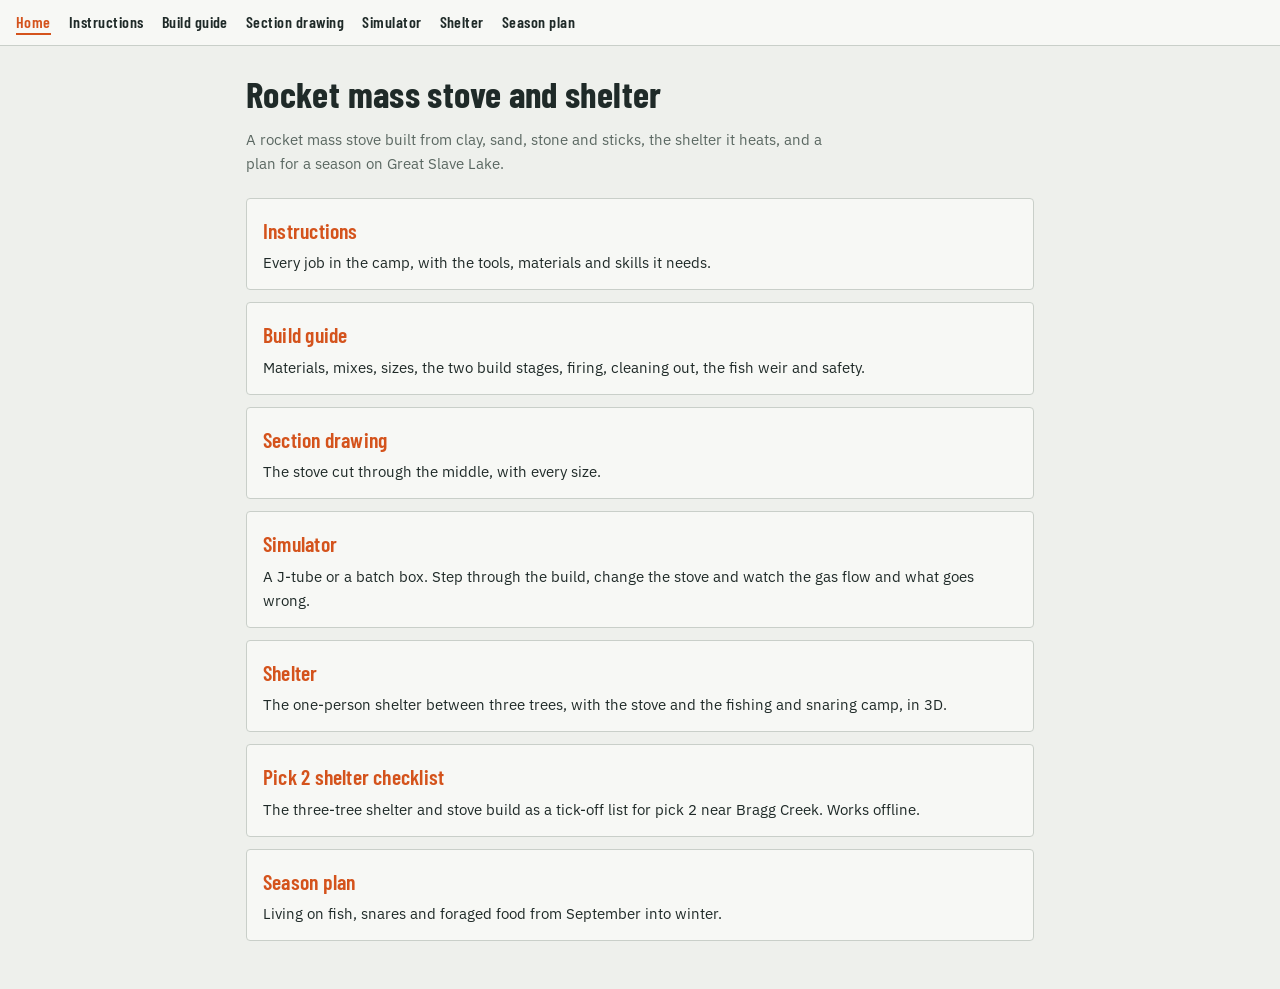
<file: index.html>
<!doctype html>
<html lang="en">
<head>
<meta charset="utf-8">
<meta name="viewport" content="width=device-width,initial-scale=1">
<title>Bushcraft Rocket Stove</title>
<link rel="preconnect" href="https://fonts.googleapis.com">
<link rel="stylesheet" href="https://fonts.googleapis.com/css2?family=Barlow+Condensed:wght@500;600;700&family=IBM+Plex+Sans:wght@400;500;600&display=swap">
<style>
:root{color-scheme:light;--bg:#eef0ec;--ink:#1f2a28;--muted:#5b6862;--line:#c9cfc9;--panel:#f7f8f5;--ember:#d4531c;}
@media (prefers-color-scheme:dark){:root:not([data-theme="light"]){color-scheme:dark;--bg:#151a19;--ink:#dce3df;--muted:#97a39d;--line:#2d3634;--panel:#1c2221;--ember:#ec6a32;}}
:root[data-theme="dark"]{color-scheme:dark;--bg:#151a19;--ink:#dce3df;--muted:#97a39d;--line:#2d3634;--panel:#1c2221;--ember:#ec6a32;}
*{box-sizing:border-box}
body{margin:0;background:var(--bg);color:var(--ink);font:15px/1.6 "IBM Plex Sans",system-ui,sans-serif}
.wrap{max-width:820px;margin:0 auto;padding:28px 16px 48px}
h1,h2{font-family:"Barlow Condensed","Arial Narrow",sans-serif;letter-spacing:.01em;margin:0}
h1{font-size:2.3rem;font-weight:700;line-height:1.05}
h2{font-size:1.35rem;font-weight:600}
.sub{color:var(--muted);max-width:66ch}
.cards{display:grid;gap:12px;margin-top:22px}
.card{display:block;border:1px solid var(--line);background:var(--panel);border-radius:4px;padding:14px 16px;color:var(--ink);text-decoration:none}
.card:hover{border-color:var(--ember)}
.card h2{color:var(--ember)}
.card p{margin:4px 0 0}
</style>
</head>
<body>
<script src="nav.js"></script>
<div class="wrap">
<h1>Rocket mass stove and shelter</h1>
<p class="sub">A rocket mass stove built from clay, sand, stone and sticks, the shelter it heats, and a plan for a season on Great Slave Lake.</p>
<div class="cards">
  <a class="card" href="procedures/"><h2>Instructions</h2><p>Every job in the camp, with the tools, materials and skills it needs.</p></a>
  <a class="card" href="build-guide.html"><h2>Build guide</h2><p>Materials, mixes, sizes, the two build stages, firing, cleaning out, the fish weir and safety.</p></a>
  <a class="card" href="rocket-mass-stove-section.html"><h2>Section drawing</h2><p>The stove cut through the middle, with every size.</p></a>
  <a class="card" href="simulator/"><h2>Simulator</h2><p>A J-tube or a batch box. Step through the build, change the stove and watch the gas flow and what goes wrong.</p></a>
  <a class="card" href="shelter/"><h2>Shelter</h2><p>The one-person shelter between three trees, with the stove and the fishing and snaring camp, in 3D.</p></a>
  <a class="card" href="pick-2/"><h2>Pick 2 shelter checklist</h2><p>The three-tree shelter and stove build as a tick-off list for pick 2 near Bragg Creek. Works offline.</p></a>
  <a class="card" href="survival-plan.html"><h2>Season plan</h2><p>Living on fish, snares and foraged food from September into winter.</p></a>
</div>
</div>
</body>
</html>
</file>
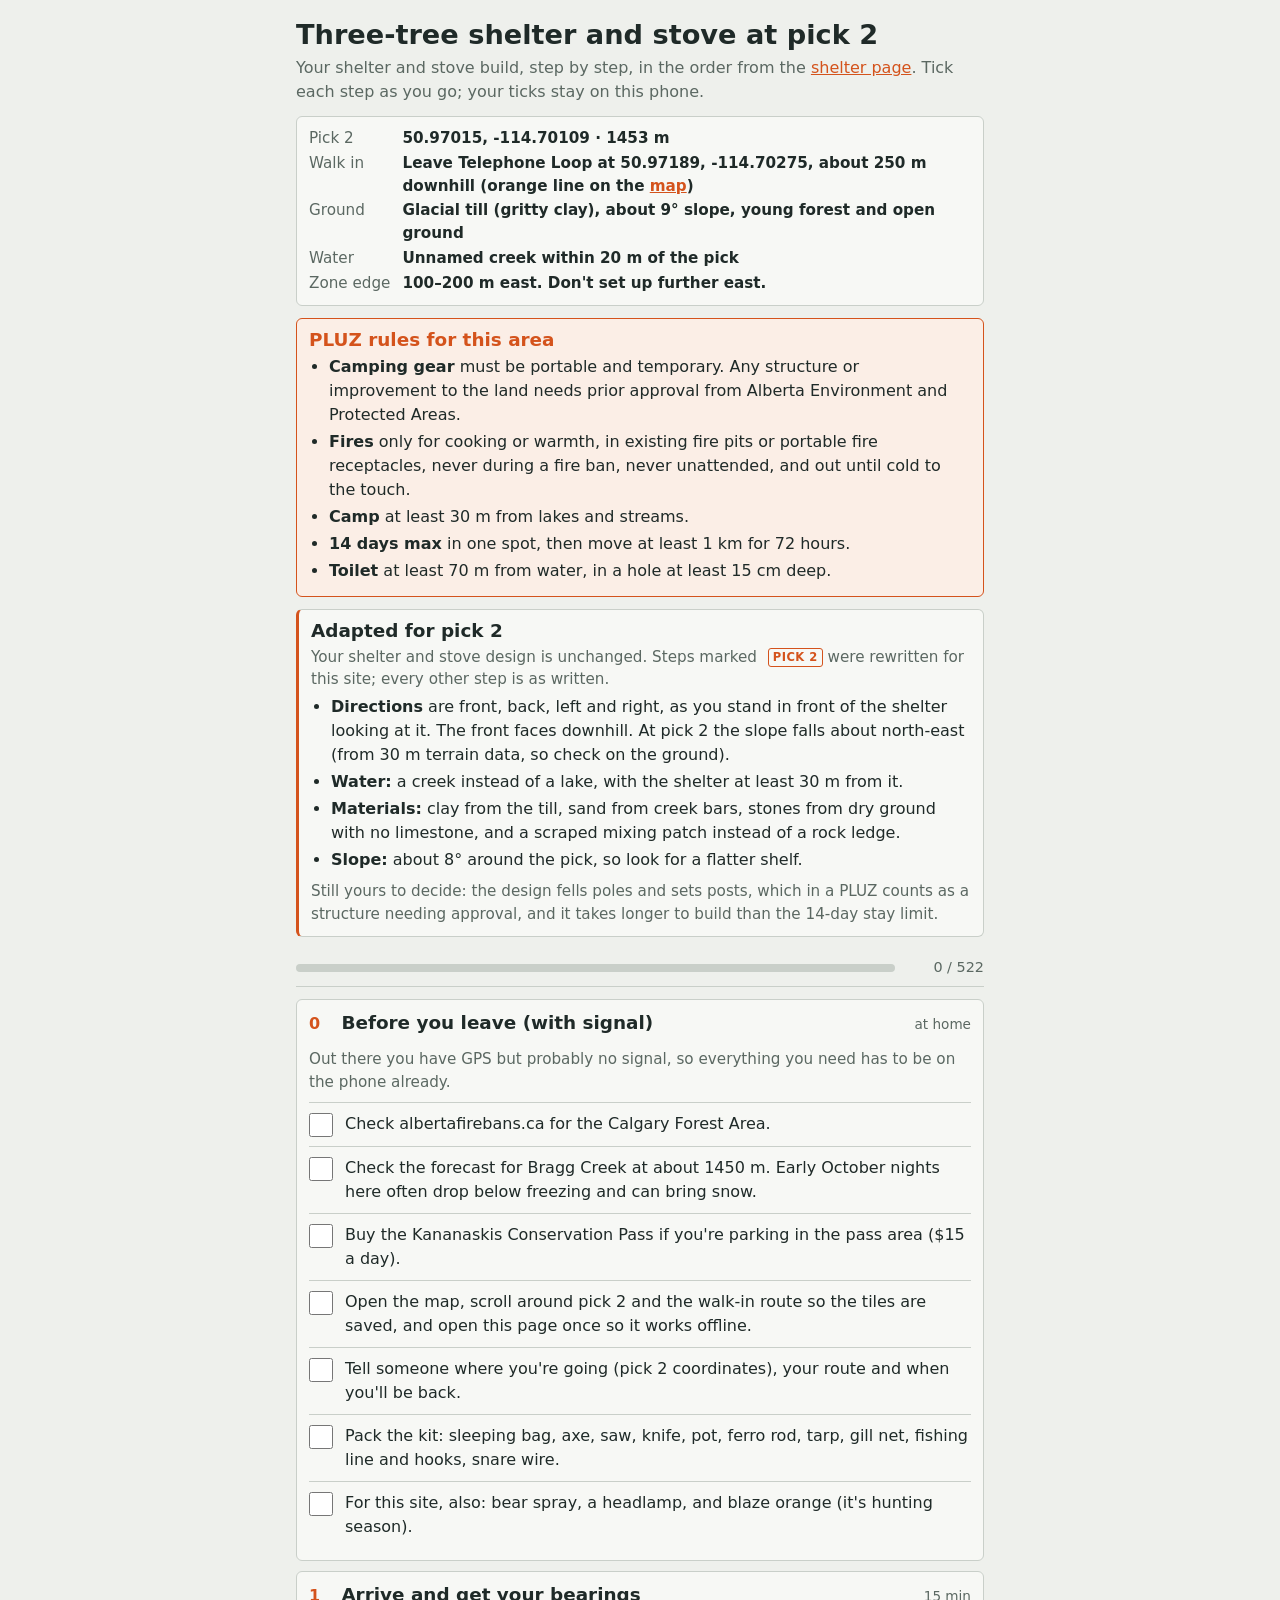
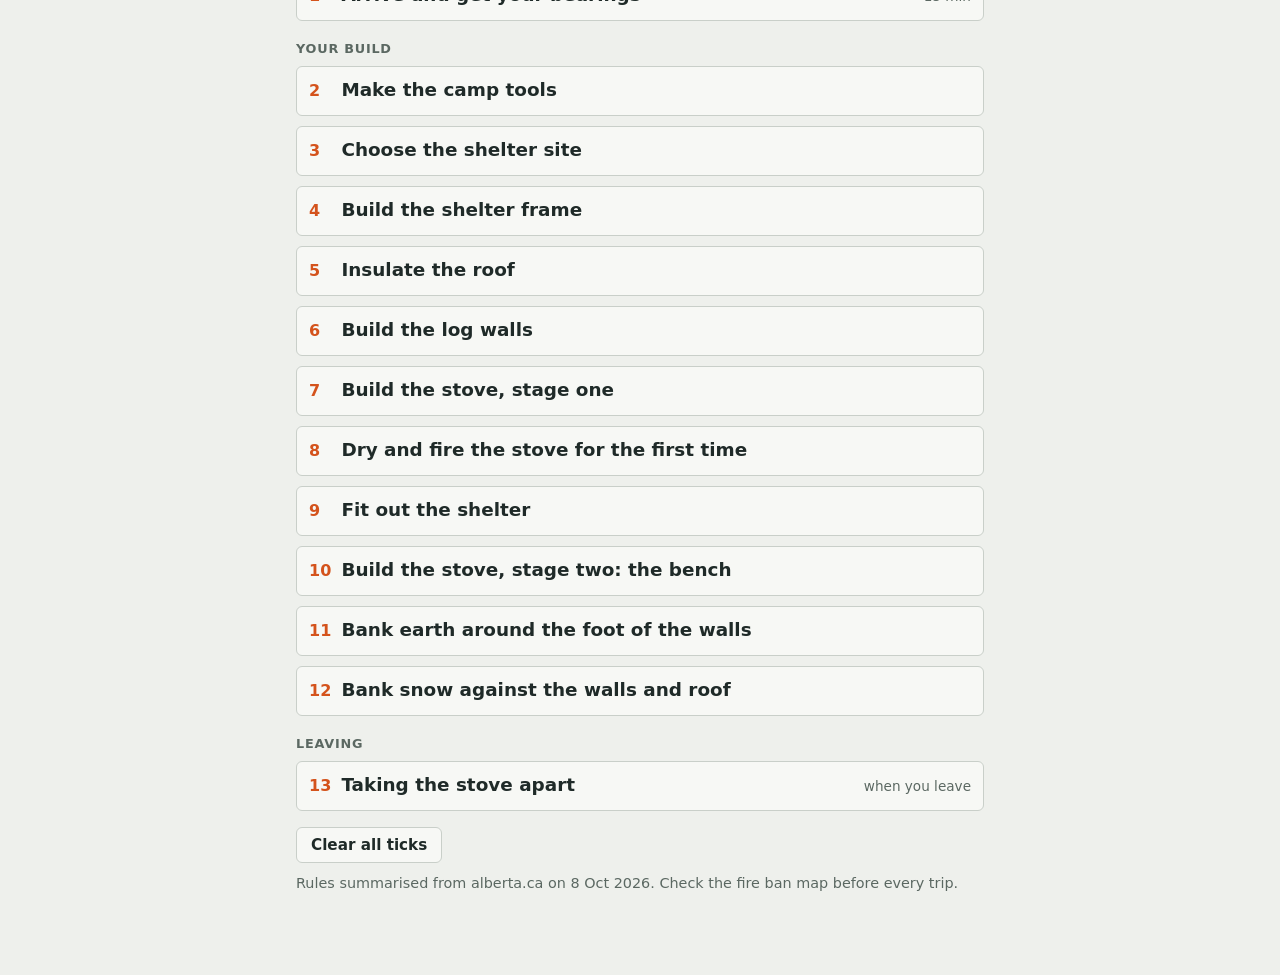
<file: pick-2/index.html>
<!doctype html>
<html lang="en">
<head>
<meta charset="utf-8">
<meta name="viewport" content="width=device-width,initial-scale=1,viewport-fit=cover">
<meta name="theme-color" content="#1c2221">
<title>Pick 2 Shelter</title>
<style>
:root{color-scheme:light;--bg:#eef0ec;--ink:#1f2a28;--muted:#5b6862;--line:#c9cfc9;--panel:#f7f8f5;--ember:#d4531c;--danger:#b3261e;--ok:#2f7d4f;--warn-bg:#fbeee6}
@media (prefers-color-scheme:dark){:root:not([data-theme="light"]){color-scheme:dark;--bg:#151a19;--ink:#dce3df;--muted:#97a39d;--line:#2d3634;--panel:#1c2221;--ember:#ec6a32;--danger:#ef6b62;--ok:#5cbf85;--warn-bg:#2a1f1a}}
:root[data-theme="dark"]{color-scheme:dark;--bg:#151a19;--ink:#dce3df;--muted:#97a39d;--line:#2d3634;--panel:#1c2221;--ember:#ec6a32;--danger:#ef6b62;--ok:#5cbf85;--warn-bg:#2a1f1a}
*{box-sizing:border-box}
body{margin:0;background:var(--bg);color:var(--ink);font:16px/1.5 system-ui,-apple-system,"Segoe UI",Roboto,sans-serif;-webkit-text-size-adjust:100%}
.wrap{max-width:720px;margin:0 auto;padding:16px 16px 80px}
h1{font:700 1.7rem/1.1 "Arial Narrow",system-ui,sans-serif;margin:4px 0 6px}
h2{font:700 1.15rem/1.2 system-ui,sans-serif;margin:0}
.sub{color:var(--muted);margin:0 0 12px}
.facts{display:grid;grid-template-columns:auto 1fr;gap:2px 12px;font-size:.95rem;background:var(--panel);border:1px solid var(--line);border-radius:6px;padding:10px 12px;margin:0 0 12px}
.facts dt{color:var(--muted)}
.facts dd{margin:0;font-weight:600;overflow-wrap:anywhere}
.rules{background:var(--warn-bg);border:1px solid var(--ember);border-radius:6px;padding:10px 12px;margin:0 0 12px}
.rules h2{color:var(--ember);margin-bottom:4px}
.rules ul{margin:4px 0 0;padding-left:20px}
.rules li{margin:3px 0}
.progress{position:sticky;top:0;z-index:2;background:var(--bg);padding:8px 0;border-bottom:1px solid var(--line);margin-bottom:12px;display:flex;align-items:center;gap:10px}
.bar{flex:1;height:8px;background:var(--line);border-radius:4px;overflow:hidden}
.bar i{display:block;height:100%;width:0;background:var(--ok);transition:width .2s}
.progress span{font-variant-numeric:tabular-nums;font-size:.9rem;color:var(--muted);min-width:5.5em;text-align:right}
details{background:var(--panel);border:1px solid var(--line);border-radius:6px;margin:0 0 10px}
summary{list-style:none;cursor:pointer;padding:12px;display:flex;gap:10px;align-items:baseline}
summary::-webkit-details-marker{display:none}
summary .n{font-weight:700;color:var(--ember);min-width:1.4em}
summary .t{flex:1}
summary .time{color:var(--muted);font-size:.85rem;white-space:nowrap}
details.done summary .n{color:var(--ok)}
details.done summary h2{text-decoration:line-through;text-decoration-color:var(--muted)}
.body{padding:0 12px 12px}
.why{color:var(--muted);margin:0 0 8px;font-size:.95rem}
label.step{display:flex;gap:12px;align-items:flex-start;padding:9px 0;border-top:1px solid var(--line);cursor:pointer}
label.step input{width:24px;height:24px;flex:none;margin:1px 0 0;accent-color:var(--ok)}
label.step input:checked + span{color:var(--muted);text-decoration:line-through;text-decoration-color:var(--line)}
.stop{color:var(--danger);font-weight:600}
.tip{font-size:.9rem;color:var(--muted);border-left:3px solid var(--line);padding-left:10px;margin:8px 0 0}
.foot{display:flex;flex-wrap:wrap;gap:10px;align-items:center;margin-top:16px;color:var(--muted);font-size:.9rem}
button{font:600 .95rem system-ui,sans-serif;border:1px solid var(--line);background:var(--panel);color:var(--ink);padding:8px 14px;border-radius:6px;cursor:pointer}
a{color:var(--ember)}
.sec{font-size:.8rem;font-weight:700;letter-spacing:.06em;text-transform:uppercase;color:var(--muted);margin:18px 0 8px}
details details{margin:8px 0 4px;background:var(--bg)}
details details summary{padding:9px 10px}
details details h2{font-size:1rem}
.callnote{color:var(--muted);font-size:.85rem;font-weight:400}
.photos{color:var(--muted);font-size:.8rem;margin:2px 0 6px}
.photos a{color:var(--muted)}
.list{margin:8px 0 0;font-size:.92rem}
.list b{display:block;color:var(--muted);font-size:.8rem;text-transform:uppercase;letter-spacing:.05em;margin-top:8px}
.list ul{margin:2px 0 0;padding-left:20px}
.list li{margin:2px 0}
.list.safety li{color:var(--danger)}
.differs{background:var(--panel);border:1px solid var(--line);border-left:3px solid var(--ember);border-radius:6px;padding:10px 12px;margin:0 0 12px}
.differs h2{margin-bottom:4px}
.differs ul{margin:4px 0 0;padding-left:20px}
.differs li{margin:3px 0}
.tag{display:inline-block;font-size:.72rem;font-weight:700;letter-spacing:.04em;text-transform:uppercase;color:var(--ember);border:1px solid var(--ember);border-radius:3px;padding:0 4px;margin-left:6px;vertical-align:1px;text-decoration:none}
</style>
</head>
<body>
<div class="wrap">
<h1>Three-tree shelter and stove at pick 2</h1>
<p class="sub">Your shelter and stove build, step by step, in the order from the <a href="../shelter/">shelter page</a>. Tick each step as you go; your ticks stay on this phone.</p>

<dl class="facts">
  <dt>Pick 2</dt><dd>50.97015, -114.70109 · 1453 m</dd>
  <dt>Walk in</dt><dd>Leave Telephone Loop at 50.97189, -114.70275, about 250 m downhill (orange line on the <a href="../map/">map</a>)</dd>
  <dt>Ground</dt><dd>Glacial till (gritty clay), about 9° slope, young forest and open ground</dd>
  <dt>Water</dt><dd>Unnamed creek within 20 m of the pick</dd>
  <dt>Zone edge</dt><dd>100–200 m east. Don't set up further east.</dd>
</dl>

<section class="rules">
  <h2>PLUZ rules for this area</h2>
  <ul>
    <li><b>Camping gear</b> must be portable and temporary. Any structure or improvement to the land needs prior approval from Alberta Environment and Protected Areas.</li>
    <li><b>Fires</b> only for cooking or warmth, in existing fire pits or portable fire receptacles, never during a fire ban, never unattended, and out until cold to the touch.</li>
    <li><b>Camp</b> at least 30 m from lakes and streams.</li>
    <li><b>14 days max</b> in one spot, then move at least 1 km for 72 hours.</li>
    <li><b>Toilet</b> at least 70 m from water, in a hole at least 15 cm deep.</li>
  </ul>
</section>

<section class="differs">
  <h2>Adapted for pick 2</h2>
  <p class="why" style="margin:0">Your shelter and stove design is unchanged. Steps marked <span class="tag">pick 2</span> were rewritten for this site; every other step is as written.</p>
  <ul>
    <li><b>Directions</b> are front, back, left and right, as you stand in front of the shelter looking at it. The front faces downhill. At pick 2 the slope falls about north-east (from 30 m terrain data, so check on the ground).</li>
    <li><b>Water:</b> a creek instead of a lake, with the shelter at least 30 m from it.</li>
    <li><b>Materials:</b> clay from the till, sand from creek bars, stones from dry ground with no limestone, and a scraped mixing patch instead of a rock ledge.</li>
    <li><b>Slope:</b> about 8° around the pick, so look for a flatter shelf.</li>
  </ul>
  <p class="why" style="margin:8px 0 0">Still yours to decide: the design fells poles and sets posts, which in a PLUZ counts as a structure needing approval, and it takes longer to build than the 14-day stay limit.</p>
</section>

<div class="progress" aria-live="polite"><div class="bar"><i id="bar"></i></div><span id="count"></span></div>

<div id="stages"></div>

<div class="foot">
  <button id="reset" type="button">Clear all ticks</button>
  <span>Rules summarised from alberta.ca on 8 Oct 2026. Check the fire ban map before every trip.</span>
</div>
</div>

<script src="design.js"></script>
<script>
'use strict';
// Trip stages around the design. A step starting with "!" is a stop rule.
const BEFORE = [
  { t: 'Before you leave (with signal)', time: 'at home',
    why: 'Out there you have GPS but probably no signal, so everything you need has to be on the phone already.',
    steps: [
      'Check albertafirebans.ca for the Calgary Forest Area.',
      'Check the forecast for Bragg Creek at about 1450 m. Early October nights here often drop below freezing and can bring snow.',
      'Buy the Kananaskis Conservation Pass if you\'re parking in the pass area ($15 a day).',
      'Open the map, scroll around pick 2 and the walk-in route so the tiles are saved, and open this page once so it works offline.',
      'Tell someone where you\'re going (pick 2 coordinates), your route and when you\'ll be back.',
      'Pack the kit: sleeping bag, axe, saw, knife, pot, ferro rod, tarp, gill net, fishing line and hooks, snare wire.',
      'For this site, also: bear spray, a headlamp, and blaze orange (it\'s hunting season).',
    ] },
  { t: 'Arrive and get your bearings', time: '15 min',
    why: 'Check you\'re in the right place and inside the zone before you unpack anything.',
    steps: [
      'Open the map and confirm the blue dot is at pick 2.',
      'Note which way is east. The zone edge is 100–200 m that way.',
      'Find the creek and walk along it a short way. Look for bear sign: fresh scat, digging, torn logs or a carcass smell.',
      '!Fresh bear sign or a carcass nearby means leave and use another pick.',
      'Note the time. Sunset in early October is around 7 pm and gets earlier each day.',
    ] },
];
const AFTER = [
  { t: 'Taking the stove apart', time: 'when you leave',
    why: 'The stove comes apart when you go.',
    steps: [
      'Let the stove go cold overnight before you touch it.',
      'Break the stove down: chimney, cooktop and dome first, then the riser and tunnel. Put the stones back on dry ground roughly where they came from.',
      'Break the cob and fired clay into small pieces and put it back where the clay was dug, with any cold ash.',
      'Check every fire spot is cold with your bare hand.',
      'Tell your contact you\'re out.',
    ] },
];

const KEY = 'pick2-shelter-ticks-v4';  // ticks are keyed by step, so wording changes keep them
let ticks = {};
try { ticks = JSON.parse(localStorage.getItem(KEY) || '{}') || {}; } catch (e) { ticks = {}; }
const save = () => { try { localStorage.setItem(KEY, JSON.stringify(ticks)); } catch (e) {} };
const el = (tag, cls, text) => { const e = document.createElement(tag); if (cls) e.className = cls; if (text != null) e.textContent = text; return e; };
const P = window.DESIGN.PROCS;
const tops = [];   // [details, [keys]] for each top-level stage

function stepBox(key, text, stop, keys, adapted) {
  keys.push(key);
  const lab = el('label', 'step');
  const box = el('input');
  box.type = 'checkbox';
  box.checked = !!ticks[key];
  box.addEventListener('change', () => { if (box.checked) ticks[key] = 1; else delete ticks[key]; save(); refresh(); });
  const span = el('span', stop ? 'stop' : '', text);
  if (adapted) span.appendChild(el('span', 'tag', 'pick 2'));
  lab.append(box, span);
  return lab;
}
function summary(n, title, time) {
  const sum = el('summary');
  sum.append(el('span', 'n', n), Object.assign(el('span', 't'), {}), el('span', 'time', time || ''));
  sum.querySelector('.t').appendChild(el('h2', '', title));
  return sum;
}
function list(cls, head, items) {
  if (!items.length) return null;
  const d = el('div', 'list ' + cls);
  d.appendChild(el('b', '', head));
  const ul = el('ul');
  items.forEach((t) => {
    const li = el('li', '', typeof t === 'string' ? t : t.t);
    if (t.a) li.appendChild(el('span', 'tag', 'pick 2'));
    ul.appendChild(li);
  });
  d.appendChild(ul);
  return d;
}

const shown = new Set();
function procBody(id, keys) {
  const p = P[id];
  shown.add(id);
  const body = el('div', 'body');
  body.appendChild(el('p', 'why', p.purpose));
  if (p.photos && p.photos.length) {
    const ph = el('p', 'photos', 'Photos: ');
    p.photos.forEach((x, i) => {
      const a = el('a', '', x.name.toLowerCase());
      a.href = x.url; a.target = '_blank'; a.rel = 'noopener';
      ph.append(i ? ', ' : '', a);
    });
    body.appendChild(ph);
  }
  const pre = list('', 'Before you start', p.pre); if (pre) body.appendChild(pre);
  p.steps.forEach((st, i) => {
    const key = id + ':' + i;
    if (typeof st === 'string') { body.appendChild(stepBox(key, st, false, keys)); return; }
    if (!st.call) { body.appendChild(stepBox(key, st.t, false, keys, true)); return; }
    const sub = P[st.call];
    const extra = [st.times > 1 ? '×' + st.times : '', st.note].filter(Boolean).join(', ');
    if (shown.has(st.call)) {
      body.appendChild(stepBox(key, 'Again: ' + sub.title + (extra ? ' (' + extra + ')' : ''), false, keys));
      return;
    }
    const d = el('details');
    const sum = summary('↳', sub.title, '');
    if (extra) sum.querySelector('h2').appendChild(el('span', 'callnote', ' · ' + extra));
    d.appendChild(sum);
    d.appendChild(procBody(st.call, keys));
    body.appendChild(d);
  });
  const chk = list('', 'Done when', p.checks); if (chk) body.appendChild(chk);
  const saf = list('safety', 'Safety', p.safety); if (saf) body.appendChild(saf);
  return body;
}

const host = document.getElementById('stages');
let n = 0;
function staticStage(s) {
  const d = el('details'); const keys = [];
  d.appendChild(summary(String(n++), s.t, s.time));
  const body = el('div', 'body');
  body.appendChild(el('p', 'why', s.why));
  s.steps.forEach((text, j) => body.appendChild(stepBox('trip:' + s.t + ':' + j, text.replace(/^!/, ''), text.startsWith('!'), keys)));
  d.appendChild(body); host.appendChild(d); tops.push([d, keys]);
}
BEFORE.forEach(staticStage);
host.appendChild(el('div', 'sec', 'Your build'));
window.DESIGN.ORDER.forEach((id) => {
  const d = el('details'); const keys = [];
  d.appendChild(summary(String(n++), P[id].title, ''));
  d.appendChild(procBody(id, keys));
  host.appendChild(d); tops.push([d, keys]);
});
host.appendChild(el('div', 'sec', 'Leaving'));
AFTER.forEach(staticStage);

let ran = false;
function refresh() {
  let done = 0, total = 0, opened = false;
  for (const [d, keys] of tops) {
    const k = keys.filter((x) => ticks[x]).length;
    done += k; total += keys.length;
    d.classList.toggle('done', k === keys.length);
    if (!ran && k < keys.length && !opened) { d.open = true; opened = true; }
  }
  ran = true;
  document.getElementById('bar').style.width = (100 * done / total) + '%';
  document.getElementById('count').textContent = done + ' / ' + total;
}
refresh();

document.getElementById('reset').addEventListener('click', () => {
  if (!confirm('Clear every tick on this page?')) return;
  ticks = {}; save();
  document.querySelectorAll('label.step input').forEach((b) => { b.checked = false; });
  refresh();
});

// Keep a copy for when there's no signal.
if ('serviceWorker' in navigator) navigator.serviceWorker.register('sw.js').catch(() => {});
</script>
</body>
</html>
</file>
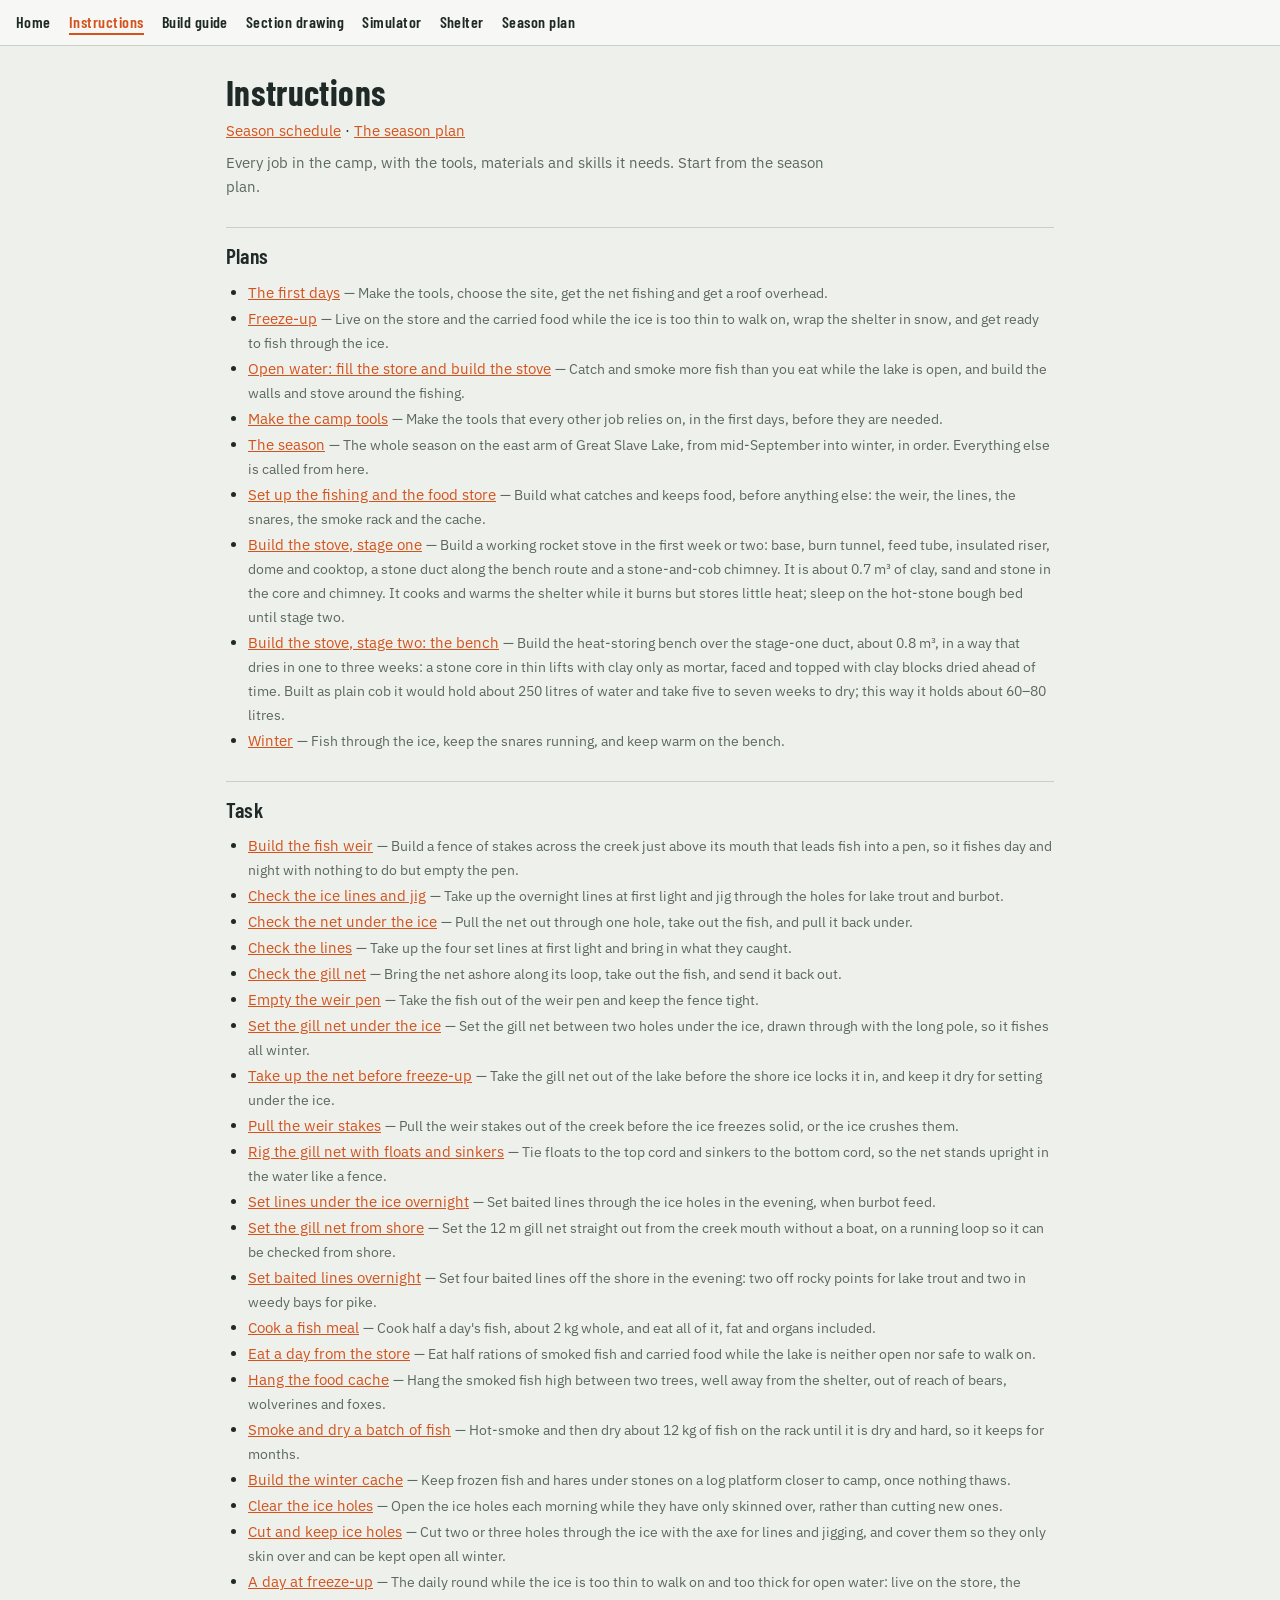
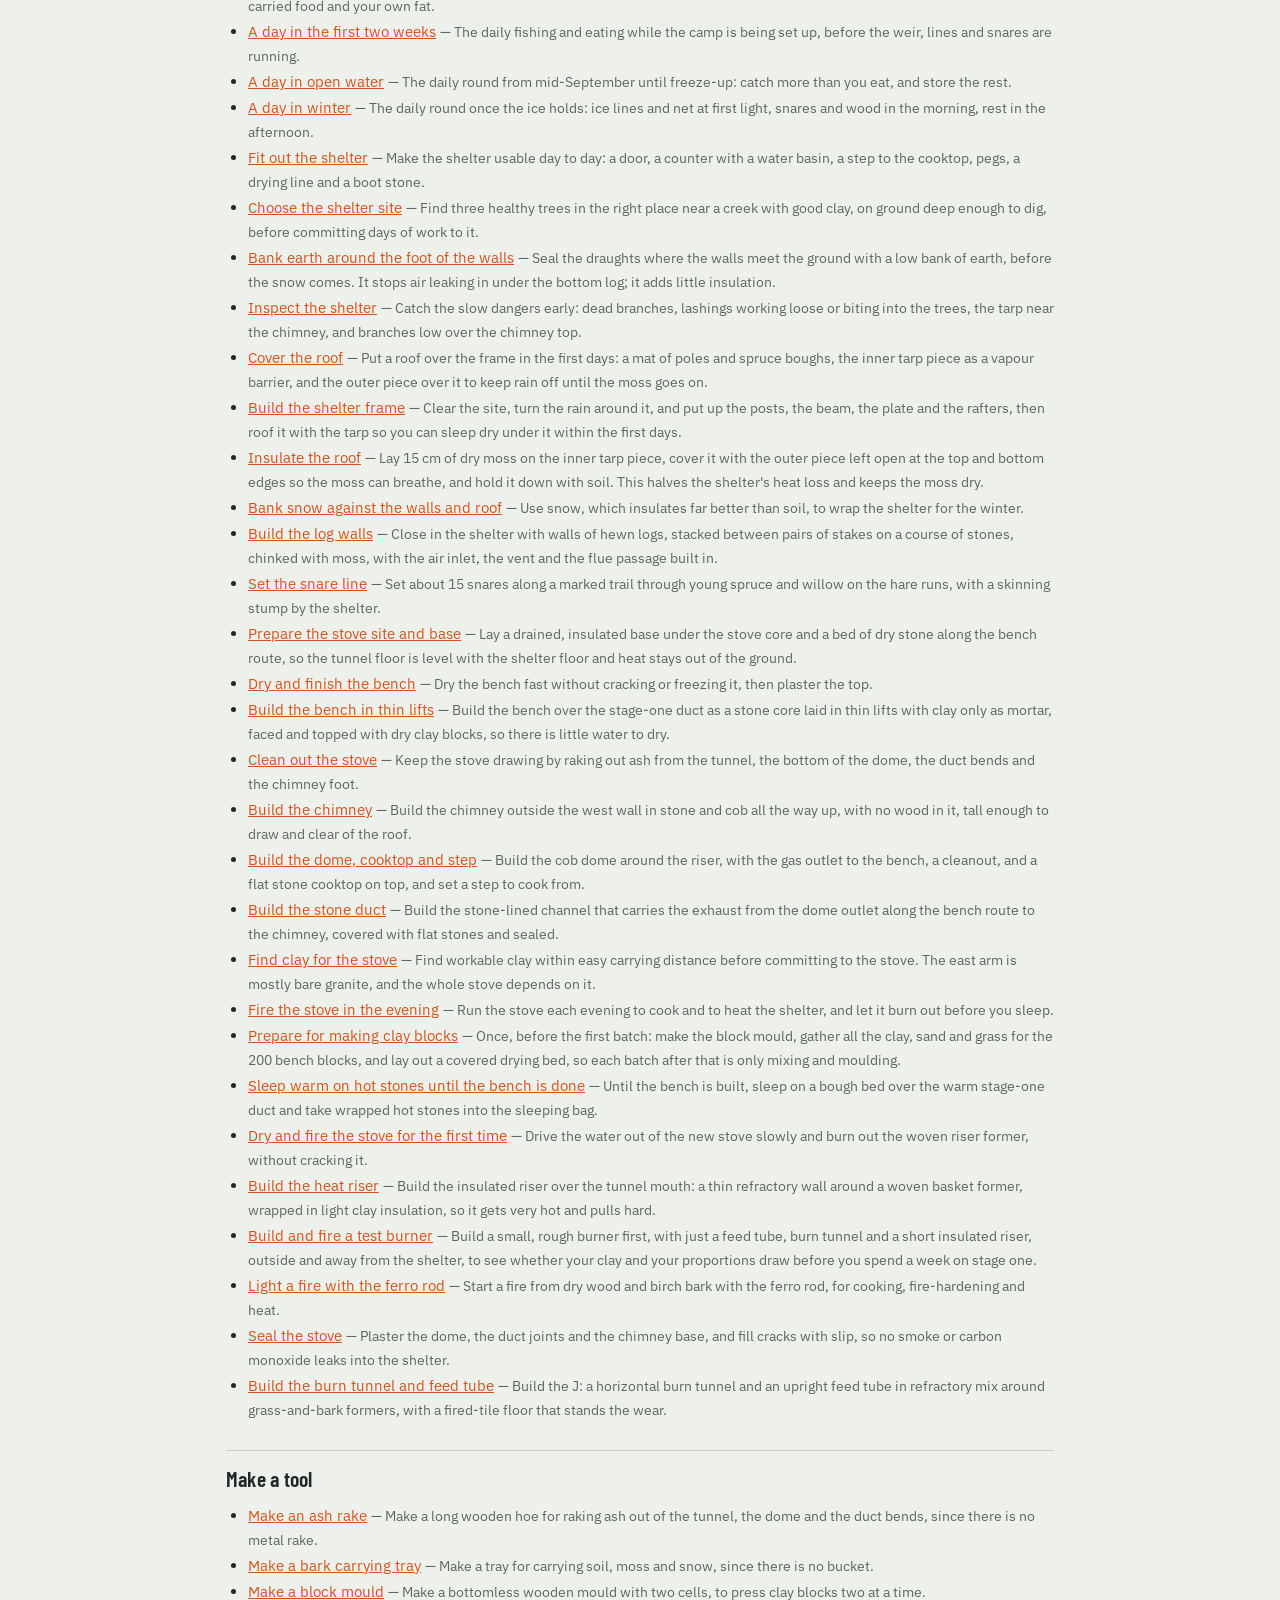
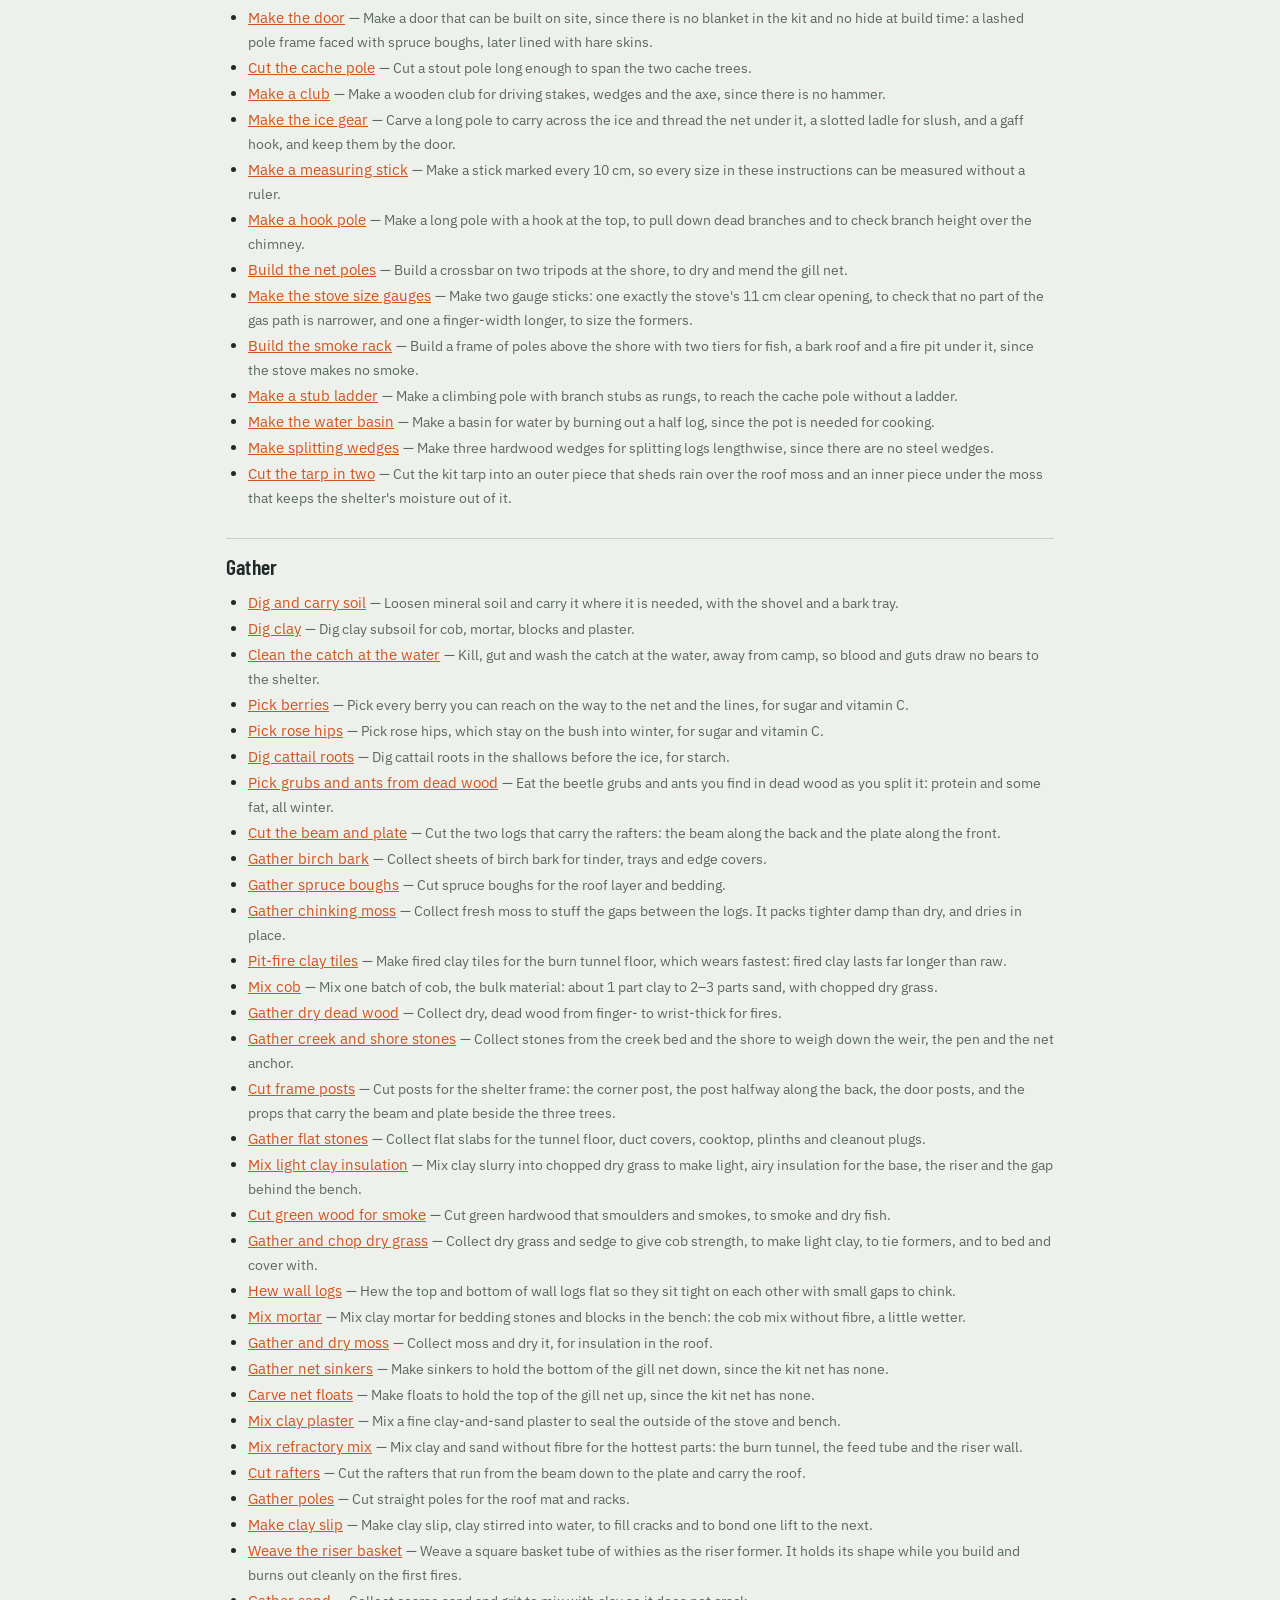
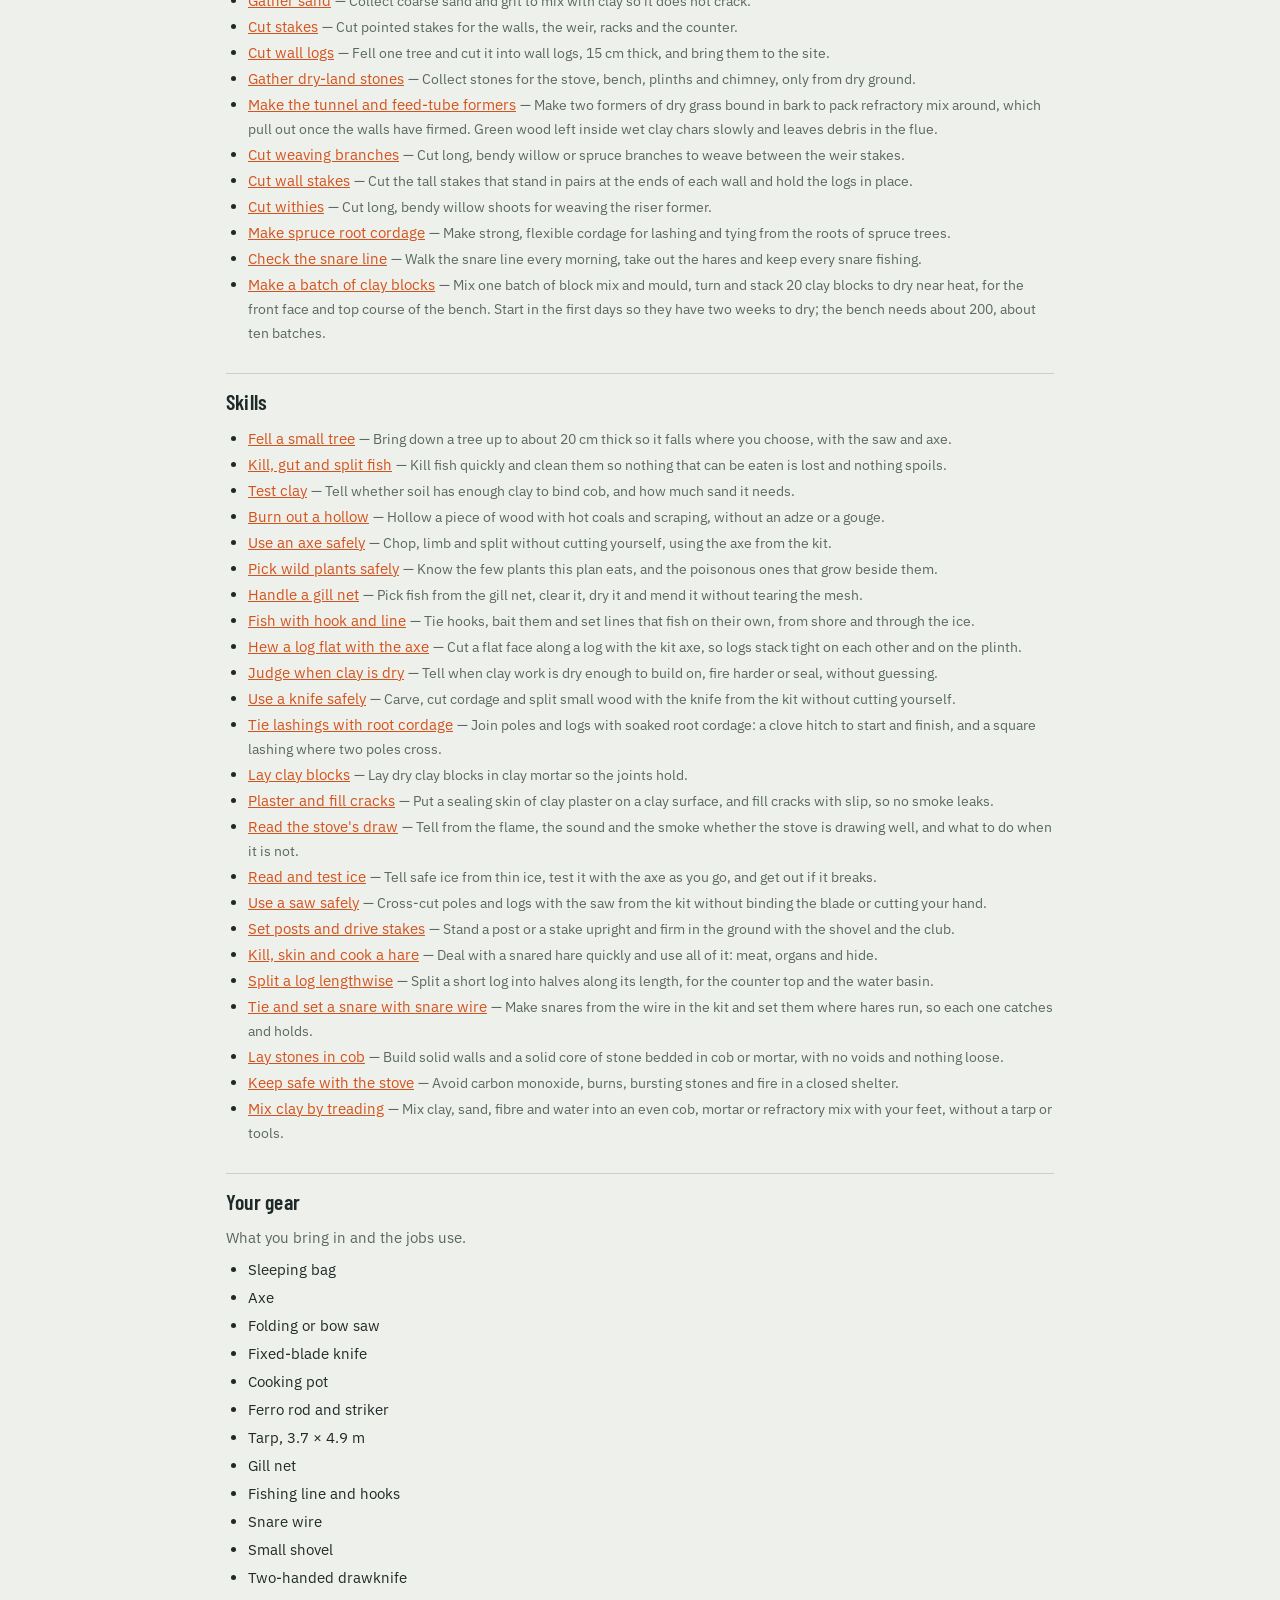
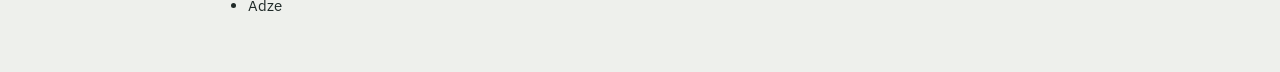
<file: procedures/index.html>
<!doctype html>
<html lang="en">
<head>
<meta charset="utf-8">
<meta name="viewport" content="width=device-width,initial-scale=1">
<title>Camp Instructions</title>
<link rel="preconnect" href="https://fonts.googleapis.com">
<link rel="stylesheet" href="https://fonts.googleapis.com/css2?family=Barlow+Condensed:wght@500;600;700&family=IBM+Plex+Sans:wght@400;500;600&family=IBM+Plex+Mono:wght@400;500&display=swap">
<link rel="stylesheet" href="../engine/viewer.css">
</head>
<body>
<script src="../nav.js"></script>
<div class="wrap" id="app"><p class="sub">Loading the instructions…</p></div>
<script src="../simulator/model.js"></script>
<script src="../shelter/layout.js"></script>
<script src="../engine/lib.js"></script>
<script src="../engine/load.js"></script>
<script src="../engine/schedule.js"></script>
<script src="../engine/catalog.js"></script>
<script src="params.js"></script>
<script src="catalog.stove.js"></script>
<script src="catalog.shelter.js"></script>
<script src="catalog.food.js"></script>
<script src="photos.js"></script>
<script src="catalog.js"></script>
<script src="index.js"></script>
<script src="project.js"></script>
<script src="../engine/viewer.js"></script>
</body>
</html>
</file>
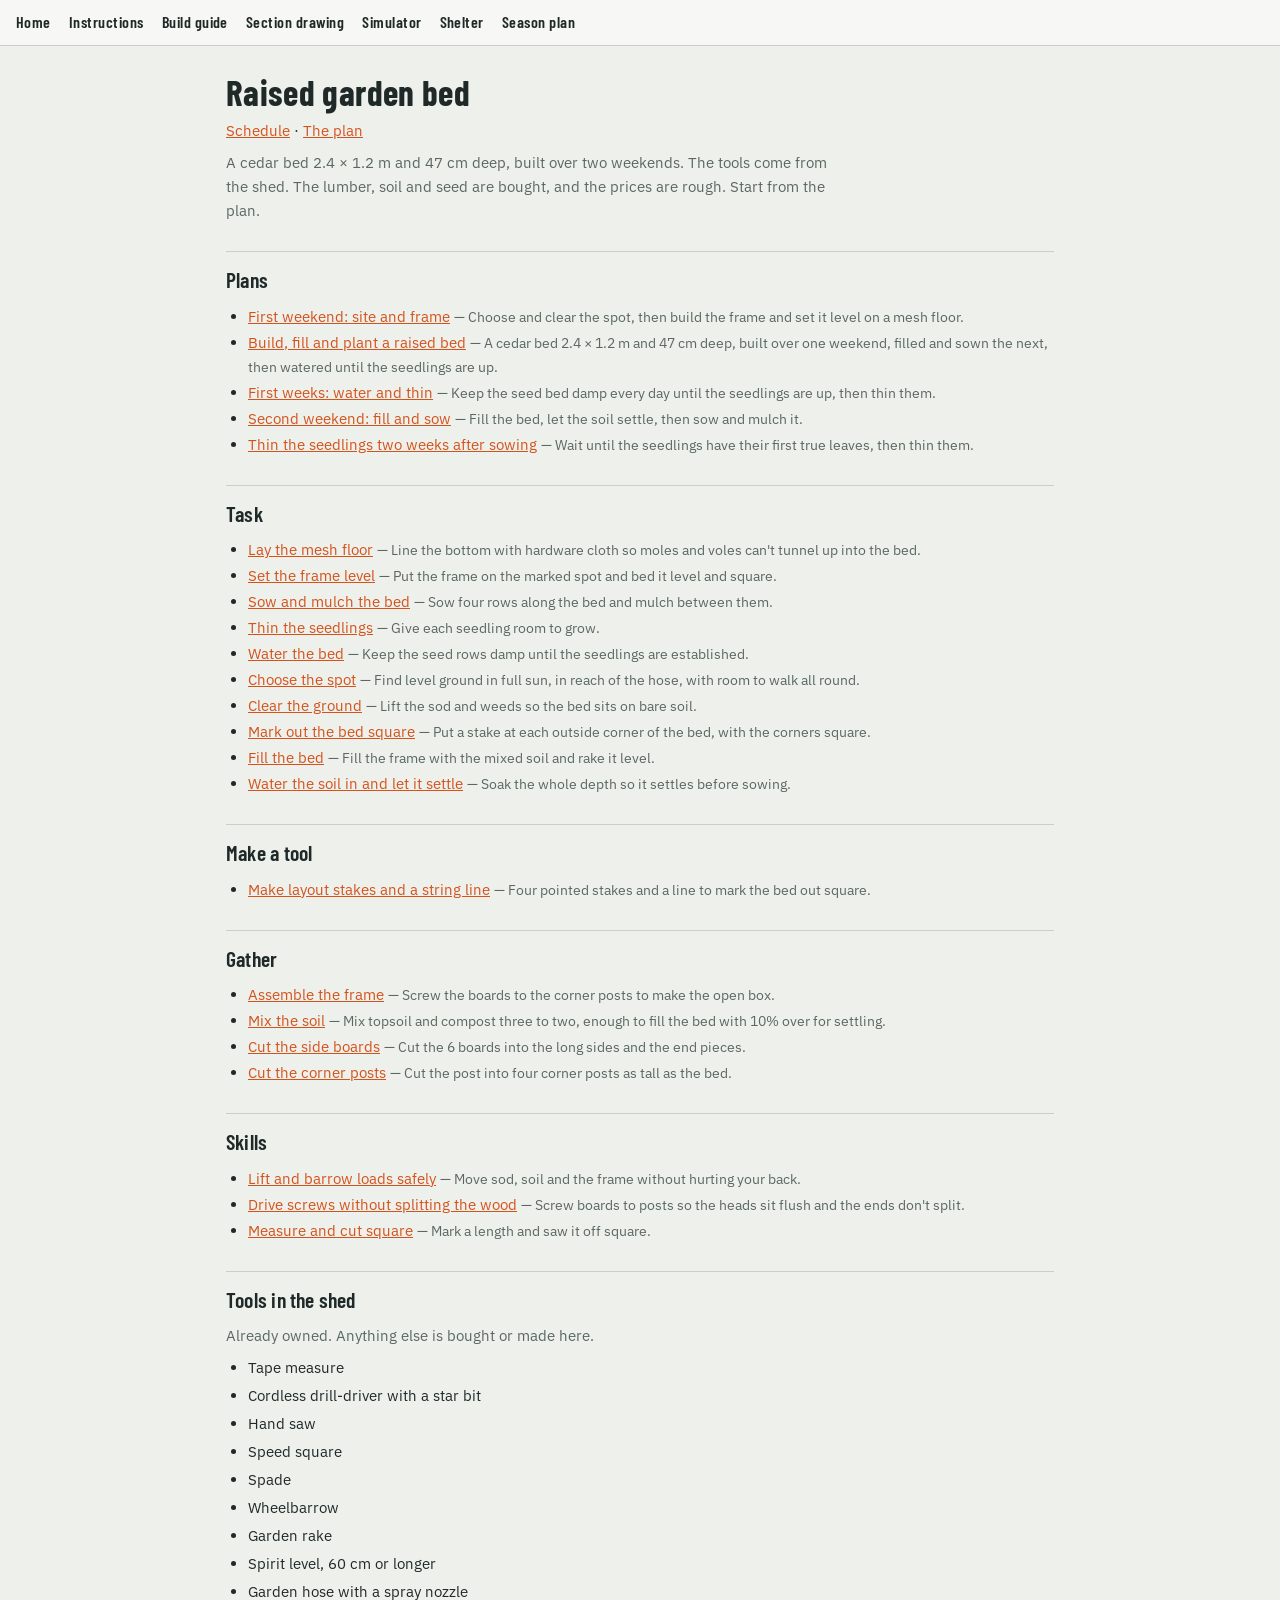
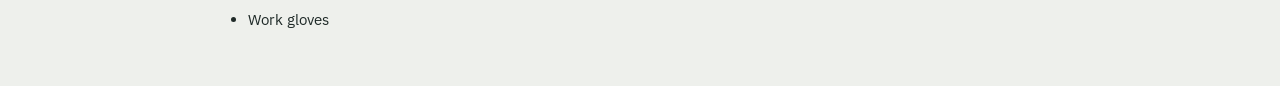
<file: examples/raised-garden-bed/index.html>
<!doctype html>
<html lang="en">
<head>
<meta charset="utf-8">
<meta name="viewport" content="width=device-width,initial-scale=1">
<title>Raised Garden Bed</title>
<link rel="preconnect" href="https://fonts.googleapis.com">
<link rel="stylesheet" href="https://fonts.googleapis.com/css2?family=Barlow+Condensed:wght@500;600;700&family=IBM+Plex+Sans:wght@400;500;600&family=IBM+Plex+Mono:wght@400;500&display=swap">
<link rel="stylesheet" href="../../engine/viewer.css">
</head>
<body>
<script src="../../nav.js"></script>
<div class="wrap" id="app"><p class="sub">Loading the instructions…</p></div>
<script src="../../engine/lib.js"></script>
<script src="../../engine/load.js"></script>
<script src="../../engine/schedule.js"></script>
<script src="../../engine/catalog.js"></script>
<script src="design.js"></script>
<script src="catalog.js"></script>
<script src="index.js"></script>
<script src="project.js"></script>
<script src="../../engine/viewer.js"></script>
</body>
</html>
</file>
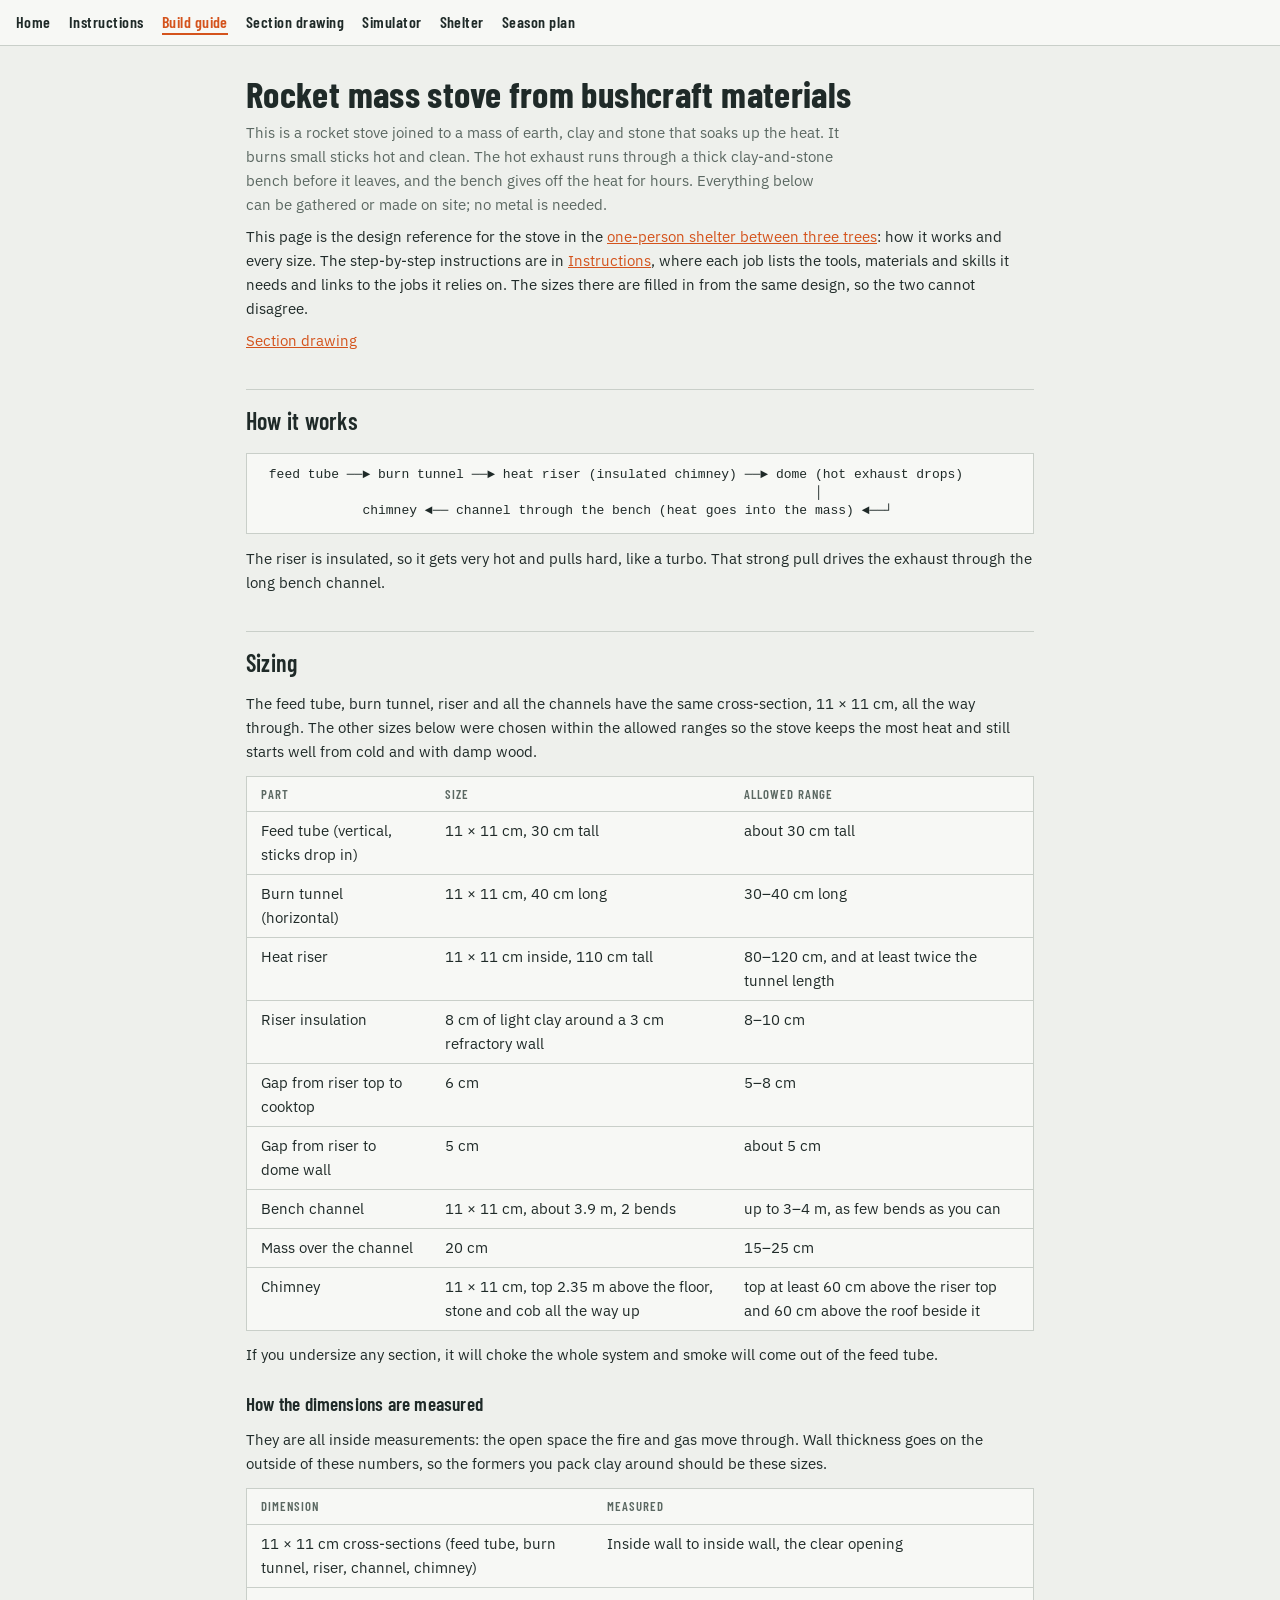
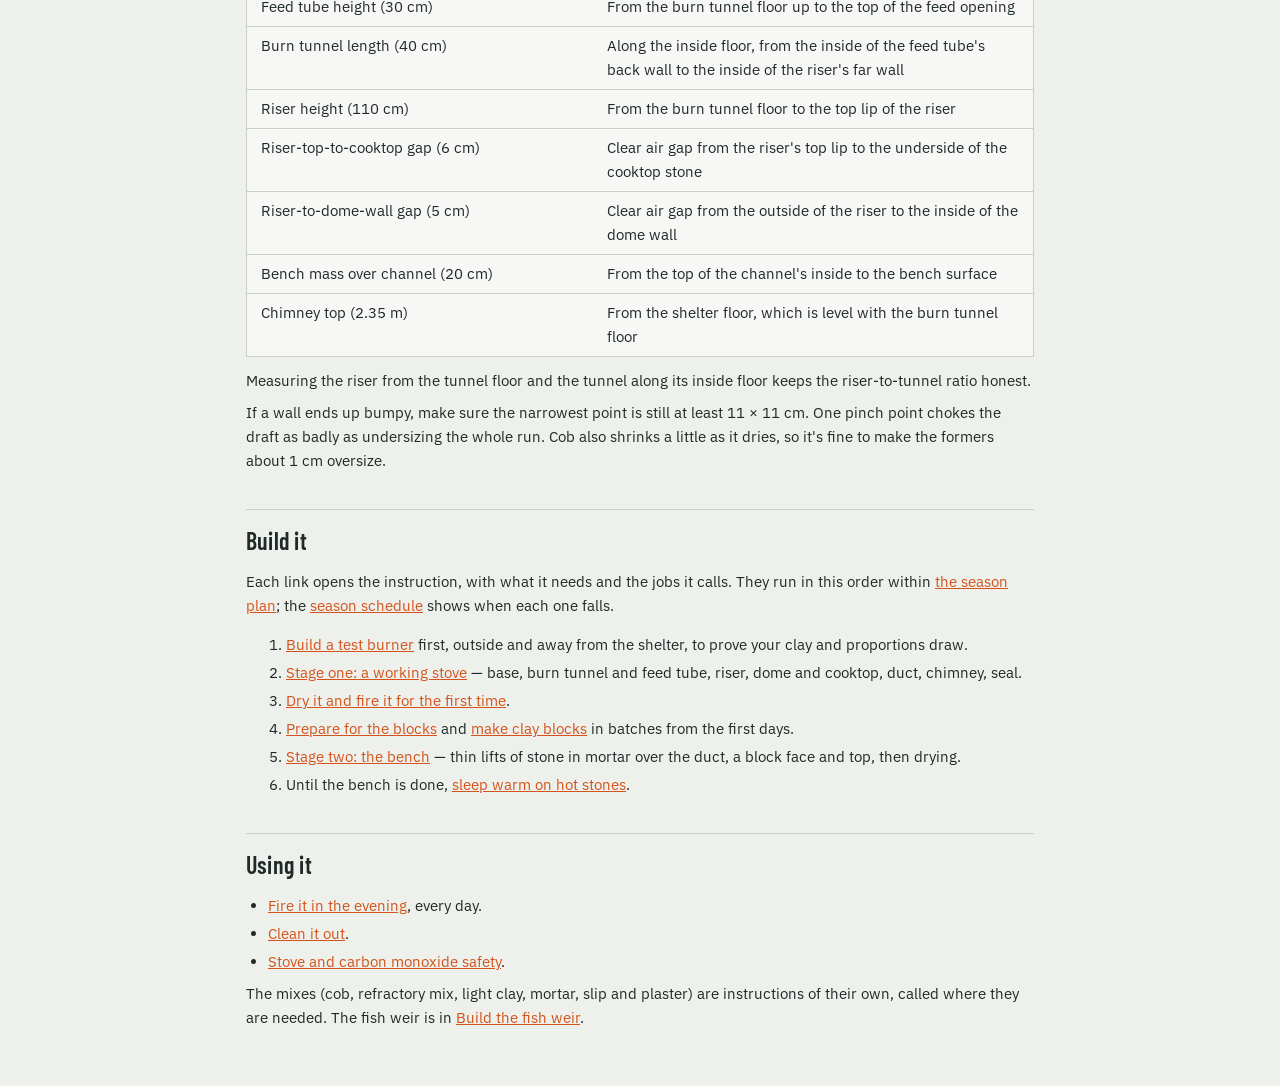
<file: build-guide.html>
<!doctype html>
<html lang="en">
<head>
<meta charset="utf-8">
<meta name="viewport" content="width=device-width,initial-scale=1">
<title>Rocket Mass Stove Build</title>
<link rel="preconnect" href="https://fonts.googleapis.com">
<link rel="stylesheet" href="https://fonts.googleapis.com/css2?family=Barlow+Condensed:wght@500;600;700&family=IBM+Plex+Sans:wght@400;500;600&display=swap">
<style>
:root{color-scheme:light;--bg:#eef0ec;--ink:#1f2a28;--muted:#5b6862;--line:#c9cfc9;--panel:#f7f8f5;--ember:#d4531c;}
@media (prefers-color-scheme:dark){:root:not([data-theme="light"]){color-scheme:dark;--bg:#151a19;--ink:#dce3df;--muted:#97a39d;--line:#2d3634;--panel:#1c2221;--ember:#ec6a32;}}
:root[data-theme="dark"]{color-scheme:dark;--bg:#151a19;--ink:#dce3df;--muted:#97a39d;--line:#2d3634;--panel:#1c2221;--ember:#ec6a32;}
*{box-sizing:border-box}
body{margin:0;background:var(--bg);color:var(--ink);font:15px/1.6 "IBM Plex Sans",system-ui,sans-serif}
.wrap{max-width:820px;margin:0 auto;padding:28px 16px 48px}
h1,h2,h3{font-family:"Barlow Condensed","Arial Narrow",sans-serif;letter-spacing:.01em;text-wrap:balance;margin:0}
h1{font-size:2.3rem;font-weight:700;line-height:1.05}
h2{font-size:1.5rem;font-weight:600;margin:36px 0 10px;padding-top:12px;border-top:1px solid var(--line)}
h3{font-size:1.2rem;font-weight:600;margin:22px 0 6px}
p{margin:8px 0}
ul{margin:8px 0;padding-left:22px}
li{margin:4px 0}
a{color:var(--ember)}
.sub{color:var(--muted);max-width:66ch}
.warn{border-left:4px solid var(--ember);background:var(--panel);padding:10px 14px;margin:14px 0}
pre{background:var(--panel);border:1px solid var(--line);padding:12px 14px;overflow-x:auto;font-size:13px;line-height:1.4}
.table{overflow-x:auto;border:1px solid var(--line);background:var(--panel);margin:12px 0}
table{width:100%;border-collapse:collapse;font-variant-numeric:tabular-nums}
td,th{text-align:left;padding:7px 14px;border-top:1px solid var(--line);vertical-align:top}
th{font-family:"Barlow Condensed",sans-serif;font-weight:600;text-transform:uppercase;letter-spacing:.08em;font-size:.8rem;color:var(--muted);border-top:0}
</style>
</head>
<body>
<script src="nav.js"></script>
<div class="wrap">
<h1>Rocket mass stove from bushcraft materials</h1>
<p class="sub">This is a rocket stove joined to a mass of earth, clay and stone that soaks up the heat. It burns small sticks hot and clean. The hot exhaust runs through a thick clay-and-stone bench before it leaves, and the bench gives off the heat for hours. Everything below can be gathered or made on site; no metal is needed.</p>
<p>This page is the design reference for the stove in the <a href="shelter/">one-person shelter between three trees</a>: how it works and every size. The step-by-step instructions are in <a href="procedures/">Instructions</a>, where each job lists the tools, materials and skills it needs and links to the jobs it relies on. The sizes there are filled in from the same design, so the two cannot disagree.</p>
<p><a href="rocket-mass-stove-section.html">Section drawing</a></p>

<h2>How it works</h2>
<pre> feed tube ──► burn tunnel ──► heat riser (insulated chimney) ──► dome (hot exhaust drops)
                                                                       │
             chimney ◄── channel through the bench (heat goes into the mass) ◄──┘</pre>
<p>The riser is insulated, so it gets very hot and pulls hard, like a turbo. That strong pull drives the exhaust through the long bench channel.</p>

<h2>Sizing</h2>
<p>The feed tube, burn tunnel, riser and all the channels have the same cross-section, 11 × 11 cm, all the way through. The other sizes below were chosen within the allowed ranges so the stove keeps the most heat and still starts well from cold and with damp wood.</p>
<div class="table"><table>
<tr><th>Part</th><th>Size</th><th>Allowed range</th></tr>
<tr><td>Feed tube (vertical, sticks drop in)</td><td>11 × 11 cm, 30 cm tall</td><td>about 30 cm tall</td></tr>
<tr><td>Burn tunnel (horizontal)</td><td>11 × 11 cm, 40 cm long</td><td>30–40 cm long</td></tr>
<tr><td>Heat riser</td><td>11 × 11 cm inside, 110 cm tall</td><td>80–120 cm, and at least twice the tunnel length</td></tr>
<tr><td>Riser insulation</td><td>8 cm of light clay around a 3 cm refractory wall</td><td>8–10 cm</td></tr>
<tr><td>Gap from riser top to cooktop</td><td>6 cm</td><td>5–8 cm</td></tr>
<tr><td>Gap from riser to dome wall</td><td>5 cm</td><td>about 5 cm</td></tr>
<tr><td>Bench channel</td><td>11 × 11 cm, about 3.9 m, 2 bends</td><td>up to 3–4 m, as few bends as you can</td></tr>
<tr><td>Mass over the channel</td><td>20 cm</td><td>15–25 cm</td></tr>
<tr><td>Chimney</td><td>11 × 11 cm, top 2.35 m above the floor, stone and cob all the way up</td><td>top at least 60 cm above the riser top and 60 cm above the roof beside it</td></tr>
</table></div>
<p>If you undersize any section, it will choke the whole system and smoke will come out of the feed tube.</p>

<h3>How the dimensions are measured</h3>
<p>They are all inside measurements: the open space the fire and gas move through. Wall thickness goes on the outside of these numbers, so the formers you pack clay around should be these sizes.</p>
<div class="table"><table>
<tr><th>Dimension</th><th>Measured</th></tr>
<tr><td>11 × 11 cm cross-sections (feed tube, burn tunnel, riser, channel, chimney)</td><td>Inside wall to inside wall, the clear opening</td></tr>
<tr><td>Feed tube height (30 cm)</td><td>From the burn tunnel floor up to the top of the feed opening</td></tr>
<tr><td>Burn tunnel length (40 cm)</td><td>Along the inside floor, from the inside of the feed tube's back wall to the inside of the riser's far wall</td></tr>
<tr><td>Riser height (110 cm)</td><td>From the burn tunnel floor to the top lip of the riser</td></tr>
<tr><td>Riser-top-to-cooktop gap (6 cm)</td><td>Clear air gap from the riser's top lip to the underside of the cooktop stone</td></tr>
<tr><td>Riser-to-dome-wall gap (5 cm)</td><td>Clear air gap from the outside of the riser to the inside of the dome wall</td></tr>
<tr><td>Bench mass over channel (20 cm)</td><td>From the top of the channel's inside to the bench surface</td></tr>
<tr><td>Chimney top (2.35 m)</td><td>From the shelter floor, which is level with the burn tunnel floor</td></tr>
</table></div>
<p>Measuring the riser from the tunnel floor and the tunnel along its inside floor keeps the riser-to-tunnel ratio honest.</p>
<p>If a wall ends up bumpy, make sure the narrowest point is still at least 11 × 11 cm. One pinch point chokes the draft as badly as undersizing the whole run. Cob also shrinks a little as it dries, so it's fine to make the formers about 1 cm oversize.</p>

<h2>Build it</h2>
<p>Each link opens the instruction, with what it needs and the jobs it calls. They run in this order within <a href="procedures/#plan.season">the season plan</a>; the <a href="procedures/#schedule">season schedule</a> shows when each one falls.</p>
<ol>
<li><a href="procedures/#stove.test-burner">Build a test burner</a> first, outside and away from the shelter, to prove your clay and proportions draw.</li>
<li><a href="procedures/#plan.stove-stage-one">Stage one: a working stove</a> — base, burn tunnel and feed tube, riser, dome and cooktop, duct, chimney, seal.</li>
<li><a href="procedures/#stove.first-firing">Dry it and fire it for the first time</a>.</li>
<li><a href="procedures/#stove.prepare-blocks">Prepare for the blocks</a> and <a href="procedures/#stove.make-blocks">make clay blocks</a> in batches from the first days.</li>
<li><a href="procedures/#plan.stove-stage-two">Stage two: the bench</a> — thin lifts of stone in mortar over the duct, a block face and top, then drying.</li>
<li>Until the bench is done, <a href="procedures/#stove.hot-stones">sleep warm on hot stones</a>.</li>
</ol>
<h2>Using it</h2>
<ul>
<li><a href="procedures/#stove.fire-evening">Fire it in the evening</a>, every day.</li>
<li><a href="procedures/#stove.clean">Clean it out</a>.</li>
<li><a href="procedures/#skill.stove-safety">Stove and carbon monoxide safety</a>.</li>
</ul>
<p>The mixes (cob, refractory mix, light clay, mortar, slip and plaster) are instructions of their own, called where they are needed. The fish weir is in <a href="procedures/#fish.build-weir">Build the fish weir</a>.</p>
</div>
</body>
</html>
</file>
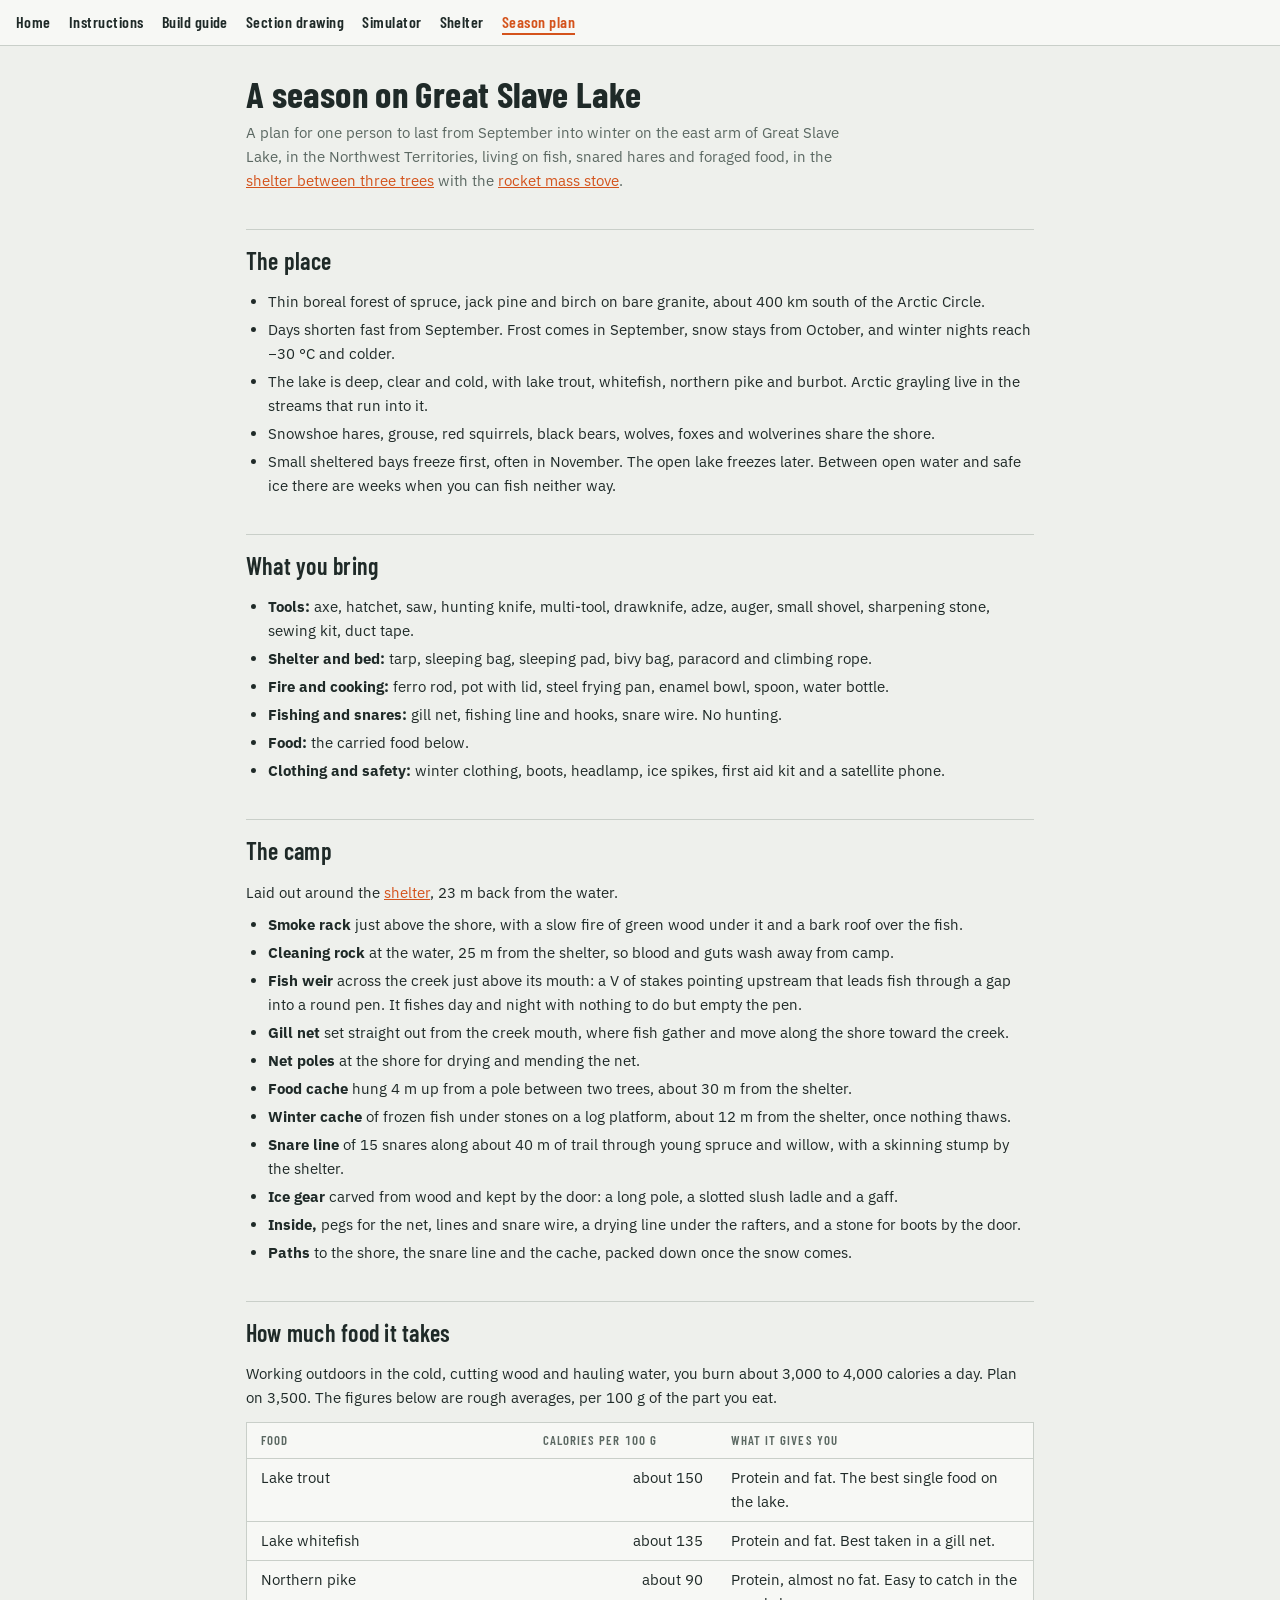
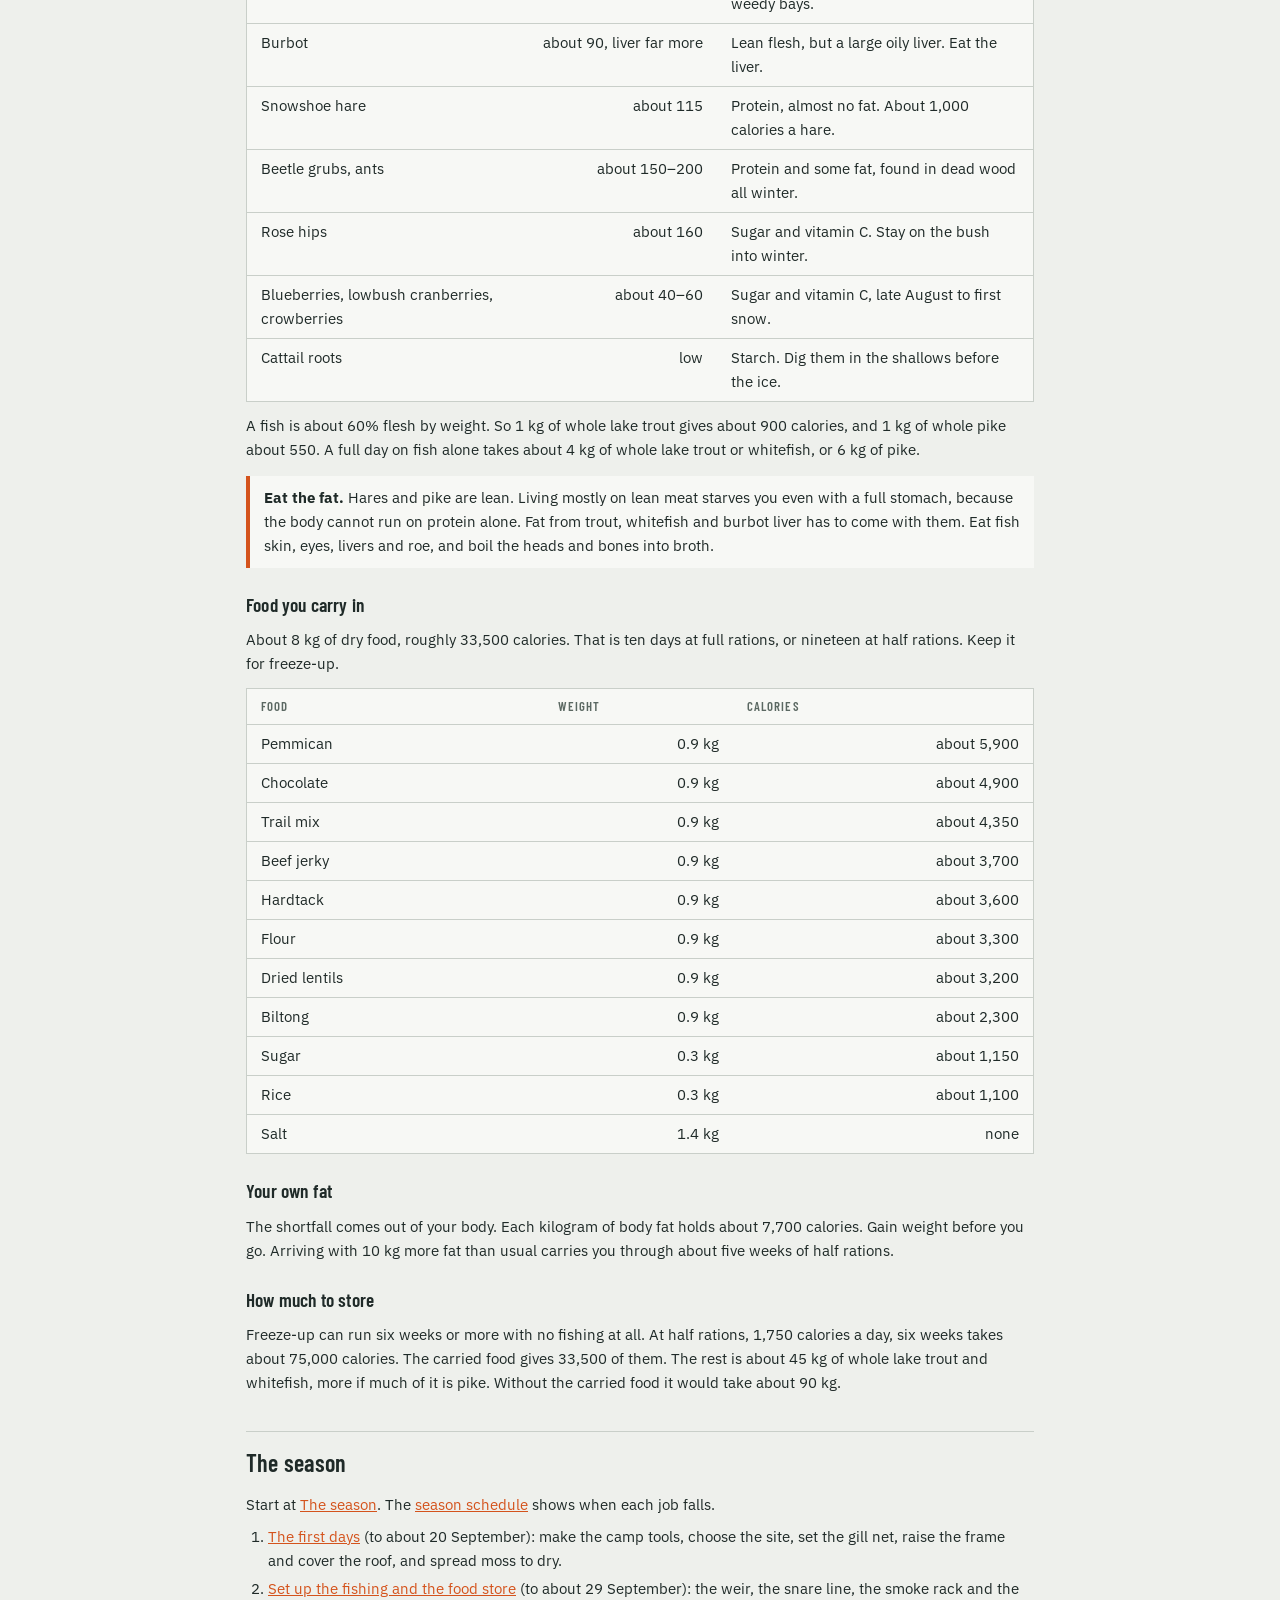
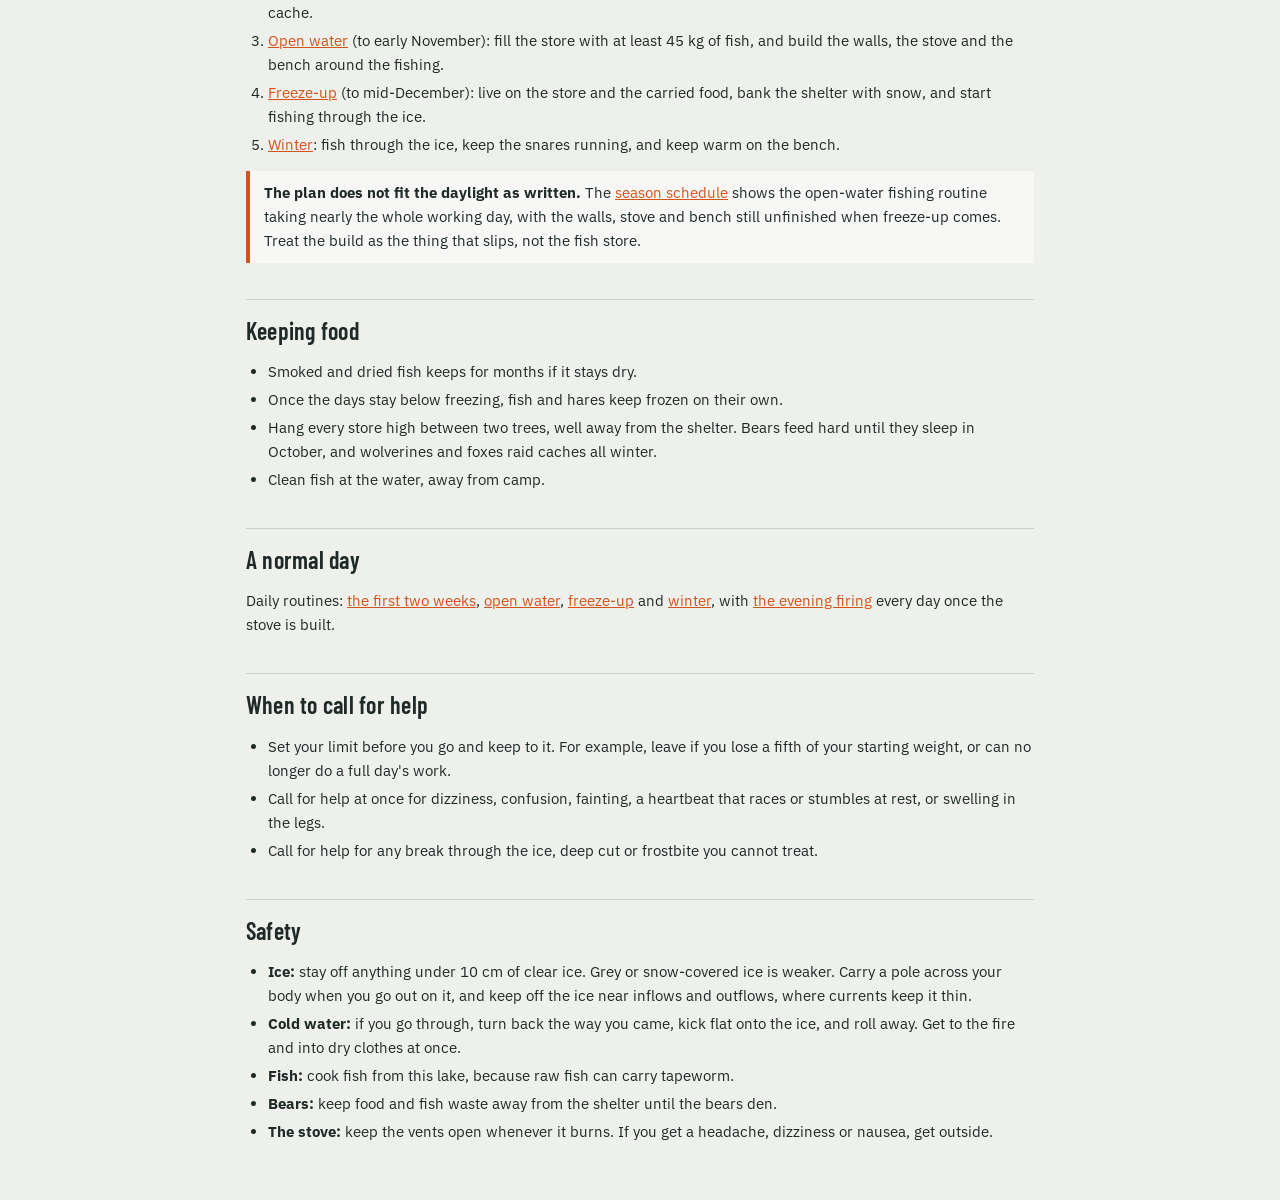
<file: survival-plan.html>
<!doctype html>
<html lang="en">
<head>
<meta charset="utf-8">
<meta name="viewport" content="width=device-width,initial-scale=1">
<title>Great Slave Lake Plan</title>
<link rel="preconnect" href="https://fonts.googleapis.com">
<link rel="stylesheet" href="https://fonts.googleapis.com/css2?family=Barlow+Condensed:wght@500;600;700&family=IBM+Plex+Sans:wght@400;500;600&display=swap">
<style>
:root{color-scheme:light;--bg:#eef0ec;--ink:#1f2a28;--muted:#5b6862;--line:#c9cfc9;--panel:#f7f8f5;--ember:#d4531c;}
@media (prefers-color-scheme:dark){:root:not([data-theme="light"]){color-scheme:dark;--bg:#151a19;--ink:#dce3df;--muted:#97a39d;--line:#2d3634;--panel:#1c2221;--ember:#ec6a32;}}
:root[data-theme="dark"]{color-scheme:dark;--bg:#151a19;--ink:#dce3df;--muted:#97a39d;--line:#2d3634;--panel:#1c2221;--ember:#ec6a32;}
*{box-sizing:border-box}
body{margin:0;background:var(--bg);color:var(--ink);font:15px/1.6 "IBM Plex Sans",system-ui,sans-serif}
.wrap{max-width:820px;margin:0 auto;padding:28px 16px 48px}
h1,h2,h3{font-family:"Barlow Condensed","Arial Narrow",sans-serif;letter-spacing:.01em;text-wrap:balance;margin:0}
h1{font-size:2.3rem;font-weight:700;line-height:1.05}
h2{font-size:1.5rem;font-weight:600;margin:36px 0 10px;padding-top:12px;border-top:1px solid var(--line)}
h3{font-size:1.2rem;font-weight:600;margin:22px 0 6px}
p{margin:8px 0}
ul,ol{margin:8px 0;padding-left:22px}
li{margin:4px 0}
a{color:var(--ember)}
.sub{color:var(--muted);max-width:66ch}
.warn{border-left:4px solid var(--ember);background:var(--panel);padding:10px 14px;margin:14px 0}
.table{overflow-x:auto;border:1px solid var(--line);background:var(--panel);margin:12px 0}
table{width:100%;border-collapse:collapse;font-variant-numeric:tabular-nums}
td,th{text-align:left;padding:7px 14px;border-top:1px solid var(--line);vertical-align:top}
th{font-family:"Barlow Condensed",sans-serif;font-weight:600;text-transform:uppercase;letter-spacing:.08em;font-size:.8rem;color:var(--muted);border-top:0}
td.n{text-align:right;white-space:nowrap}
</style>
</head>
<body>
<script src="nav.js"></script>
<div class="wrap">
<h1>A season on Great Slave Lake</h1>
<p class="sub">A plan for one person to last from September into winter on the east arm of Great Slave Lake, in the Northwest Territories, living on fish, snared hares and foraged food, in the <a href="shelter/">shelter between three trees</a> with the <a href="build-guide.html">rocket mass stove</a>.</p>

<h2>The place</h2>
<ul>
<li>Thin boreal forest of spruce, jack pine and birch on bare granite, about 400 km south of the Arctic Circle.</li>
<li>Days shorten fast from September. Frost comes in September, snow stays from October, and winter nights reach −30 °C and colder.</li>
<li>The lake is deep, clear and cold, with lake trout, whitefish, northern pike and burbot. Arctic grayling live in the streams that run into it.</li>
<li>Snowshoe hares, grouse, red squirrels, black bears, wolves, foxes and wolverines share the shore.</li>
<li>Small sheltered bays freeze first, often in November. The open lake freezes later. Between open water and safe ice there are weeks when you can fish neither way.</li>
</ul>

<h2>What you bring</h2>
<ul>
<li><strong>Tools:</strong> axe, hatchet, saw, hunting knife, multi-tool, drawknife, adze, auger, small shovel, sharpening stone, sewing kit, duct tape.</li>
<li><strong>Shelter and bed:</strong> tarp, sleeping bag, sleeping pad, bivy bag, paracord and climbing rope.</li>
<li><strong>Fire and cooking:</strong> ferro rod, pot with lid, steel frying pan, enamel bowl, spoon, water bottle.</li>
<li><strong>Fishing and snares:</strong> gill net, fishing line and hooks, snare wire. No hunting.</li>
<li><strong>Food:</strong> the carried food below.</li>
<li><strong>Clothing and safety:</strong> winter clothing, boots, headlamp, ice spikes, first aid kit and a satellite phone.</li>
</ul>

<h2>The camp</h2>
<p>Laid out around the <a href="shelter/">shelter</a>, 23 m back from the water.</p>
<ul>
<li><strong>Smoke rack</strong> just above the shore, with a slow fire of green wood under it and a bark roof over the fish.</li>
<li><strong>Cleaning rock</strong> at the water, 25 m from the shelter, so blood and guts wash away from camp.</li>
<li><strong>Fish weir</strong> across the creek just above its mouth: a V of stakes pointing upstream that leads fish through a gap into a round pen. It fishes day and night with nothing to do but empty the pen.</li>
<li><strong>Gill net</strong> set straight out from the creek mouth, where fish gather and move along the shore toward the creek.</li>
<li><strong>Net poles</strong> at the shore for drying and mending the net.</li>
<li><strong>Food cache</strong> hung 4 m up from a pole between two trees, about 30 m from the shelter.</li>
<li><strong>Winter cache</strong> of frozen fish under stones on a log platform, about 12 m from the shelter, once nothing thaws.</li>
<li><strong>Snare line</strong> of 15 snares along about 40 m of trail through young spruce and willow, with a skinning stump by the shelter.</li>
<li><strong>Ice gear</strong> carved from wood and kept by the door: a long pole, a slotted slush ladle and a gaff.</li>
<li><strong>Inside,</strong> pegs for the net, lines and snare wire, a drying line under the rafters, and a stone for boots by the door.</li>
<li><strong>Paths</strong> to the shore, the snare line and the cache, packed down once the snow comes.</li>
</ul>

<h2>How much food it takes</h2>
<p>Working outdoors in the cold, cutting wood and hauling water, you burn about 3,000 to 4,000 calories a day. Plan on 3,500. The figures below are rough averages, per 100 g of the part you eat.</p>
<div class="table"><table>
<tr><th>Food</th><th>Calories per 100 g</th><th>What it gives you</th></tr>
<tr><td>Lake trout</td><td class="n">about 150</td><td>Protein and fat. The best single food on the lake.</td></tr>
<tr><td>Lake whitefish</td><td class="n">about 135</td><td>Protein and fat. Best taken in a gill net.</td></tr>
<tr><td>Northern pike</td><td class="n">about 90</td><td>Protein, almost no fat. Easy to catch in the weedy bays.</td></tr>
<tr><td>Burbot</td><td class="n">about 90, liver far more</td><td>Lean flesh, but a large oily liver. Eat the liver.</td></tr>
<tr><td>Snowshoe hare</td><td class="n">about 115</td><td>Protein, almost no fat. About 1,000 calories a hare.</td></tr>
<tr><td>Beetle grubs, ants</td><td class="n">about 150–200</td><td>Protein and some fat, found in dead wood all winter.</td></tr>
<tr><td>Rose hips</td><td class="n">about 160</td><td>Sugar and vitamin C. Stay on the bush into winter.</td></tr>
<tr><td>Blueberries, lowbush cranberries, crowberries</td><td class="n">about 40–60</td><td>Sugar and vitamin C, late August to first snow.</td></tr>
<tr><td>Cattail roots</td><td class="n">low</td><td>Starch. Dig them in the shallows before the ice.</td></tr>
</table></div>
<p>A fish is about 60% flesh by weight. So 1 kg of whole lake trout gives about 900 calories, and 1 kg of whole pike about 550. A full day on fish alone takes about 4 kg of whole lake trout or whitefish, or 6 kg of pike.</p>
<div class="warn"><strong>Eat the fat.</strong> Hares and pike are lean. Living mostly on lean meat starves you even with a full stomach, because the body cannot run on protein alone. Fat from trout, whitefish and burbot liver has to come with them. Eat fish skin, eyes, livers and roe, and boil the heads and bones into broth.</div>

<h3>Food you carry in</h3>
<p>About 8 kg of dry food, roughly 33,500 calories. That is ten days at full rations, or nineteen at half rations. Keep it for freeze-up.</p>
<div class="table"><table>
<tr><th>Food</th><th>Weight</th><th>Calories</th></tr>
<tr><td>Pemmican</td><td class="n">0.9 kg</td><td class="n">about 5,900</td></tr>
<tr><td>Chocolate</td><td class="n">0.9 kg</td><td class="n">about 4,900</td></tr>
<tr><td>Trail mix</td><td class="n">0.9 kg</td><td class="n">about 4,350</td></tr>
<tr><td>Beef jerky</td><td class="n">0.9 kg</td><td class="n">about 3,700</td></tr>
<tr><td>Hardtack</td><td class="n">0.9 kg</td><td class="n">about 3,600</td></tr>
<tr><td>Flour</td><td class="n">0.9 kg</td><td class="n">about 3,300</td></tr>
<tr><td>Dried lentils</td><td class="n">0.9 kg</td><td class="n">about 3,200</td></tr>
<tr><td>Biltong</td><td class="n">0.9 kg</td><td class="n">about 2,300</td></tr>
<tr><td>Sugar</td><td class="n">0.3 kg</td><td class="n">about 1,150</td></tr>
<tr><td>Rice</td><td class="n">0.3 kg</td><td class="n">about 1,100</td></tr>
<tr><td>Salt</td><td class="n">1.4 kg</td><td class="n">none</td></tr>
</table></div>

<h3>Your own fat</h3>
<p>The shortfall comes out of your body. Each kilogram of body fat holds about 7,700 calories. Gain weight before you go. Arriving with 10 kg more fat than usual carries you through about five weeks of half rations.</p>
<h3>How much to store</h3>
<p>Freeze-up can run six weeks or more with no fishing at all. At half rations, 1,750 calories a day, six weeks takes about 75,000 calories. The carried food gives 33,500 of them. The rest is about 45 kg of whole lake trout and whitefish, more if much of it is pike. Without the carried food it would take about 90 kg.</p>

<h2>The season</h2>
<p>Start at <a href="procedures/#plan.season">The season</a>. The <a href="procedures/#schedule">season schedule</a> shows when each job falls.</p>
<ol>
<li><a href="procedures/#plan.first-days">The first days</a> (to about 20 September): make the camp tools, choose the site, set the gill net, raise the frame and cover the roof, and spread moss to dry.</li>
<li><a href="procedures/#plan.set-up-fishing">Set up the fishing and the food store</a> (to about 29 September): the weir, the snare line, the smoke rack and the cache.</li>
<li><a href="procedures/#plan.open-water">Open water</a> (to early November): fill the store with at least 45 kg of fish, and build the walls, the stove and the bench around the fishing.</li>
<li><a href="procedures/#plan.freeze-up">Freeze-up</a> (to mid-December): live on the store and the carried food, bank the shelter with snow, and start fishing through the ice.</li>
<li><a href="procedures/#plan.winter">Winter</a>: fish through the ice, keep the snares running, and keep warm on the bench.</li>
</ol>
<div class="warn"><strong>The plan does not fit the daylight as written.</strong> The <a href="procedures/#schedule">season schedule</a> shows the open-water fishing routine taking nearly the whole working day, with the walls, stove and bench still unfinished when freeze-up comes. Treat the build as the thing that slips, not the fish store.</div>

<h2>Keeping food</h2>
<ul>
<li>Smoked and dried fish keeps for months if it stays dry.</li>
<li>Once the days stay below freezing, fish and hares keep frozen on their own.</li>
<li>Hang every store high between two trees, well away from the shelter. Bears feed hard until they sleep in October, and wolverines and foxes raid caches all winter.</li>
<li>Clean fish at the water, away from camp.</li>
</ul>

<h2>A normal day</h2>
<p>Daily routines: <a href="procedures/#routine.camp-start-day">the first two weeks</a>, <a href="procedures/#routine.open-water-day">open water</a>, <a href="procedures/#routine.freeze-up-day">freeze-up</a> and <a href="procedures/#routine.winter-day">winter</a>, with <a href="procedures/#stove.fire-evening">the evening firing</a> every day once the stove is built.</p>

<h2>When to call for help</h2>
<ul>
<li>Set your limit before you go and keep to it. For example, leave if you lose a fifth of your starting weight, or can no longer do a full day's work.</li>
<li>Call for help at once for dizziness, confusion, fainting, a heartbeat that races or stumbles at rest, or swelling in the legs.</li>
<li>Call for help for any break through the ice, deep cut or frostbite you cannot treat.</li>
</ul>

<h2>Safety</h2>
<ul>
<li><strong>Ice:</strong> stay off anything under 10 cm of clear ice. Grey or snow-covered ice is weaker. Carry a pole across your body when you go out on it, and keep off the ice near inflows and outflows, where currents keep it thin.</li>
<li><strong>Cold water:</strong> if you go through, turn back the way you came, kick flat onto the ice, and roll away. Get to the fire and into dry clothes at once.</li>
<li><strong>Fish:</strong> cook fish from this lake, because raw fish can carry tapeworm.</li>
<li><strong>Bears:</strong> keep food and fish waste away from the shelter until the bears den.</li>
<li><strong>The stove:</strong> keep the vents open whenever it burns. If you get a headache, dizziness or nausea, get outside.</li>
</ul>
</div>
</body>
</html>
</file>
<file: engine/viewer.css>
/* Styles for the Instructions page of any project. */
:root{color-scheme:light;--bg:#eef0ec;--ink:#1f2a28;--muted:#5b6862;--line:#c9cfc9;--panel:#f7f8f5;--ember:#d4531c;--chip:#e3e7e2;}
@media (prefers-color-scheme:dark){:root:not([data-theme="light"]){color-scheme:dark;--bg:#151a19;--ink:#dce3df;--muted:#97a39d;--line:#2d3634;--panel:#1c2221;--ember:#ec6a32;--chip:#26302e;}}
:root[data-theme="dark"]{color-scheme:dark;--bg:#151a19;--ink:#dce3df;--muted:#97a39d;--line:#2d3634;--panel:#1c2221;--ember:#ec6a32;--chip:#26302e;}
*{box-sizing:border-box}
body{margin:0;background:var(--bg);color:var(--ink);font:15px/1.6 "IBM Plex Sans",system-ui,sans-serif}
.wrap{max-width:860px;margin:0 auto;padding:28px 16px 48px}
h1,h2,h3{font-family:"Barlow Condensed","Arial Narrow",sans-serif;letter-spacing:.01em;text-wrap:balance;margin:0}
h1{font-size:2.2rem;font-weight:700;line-height:1.05}
h2{font-size:1.35rem;font-weight:600;margin:28px 0 8px;padding-top:10px;border-top:1px solid var(--line)}
h3{font-size:1.1rem;font-weight:600;margin:14px 0 4px}
p{margin:8px 0}
ul,ol{margin:6px 0;padding-left:22px}
li{margin:4px 0}
a{color:var(--ember)}
code,.id{font-family:"IBM Plex Mono",ui-monospace,monospace;font-size:.85em}
.sub{color:var(--muted);max-width:68ch}
.chip{display:inline-block;background:var(--chip);border-radius:3px;padding:1px 8px;font:600 .75rem "Barlow Condensed",sans-serif;text-transform:uppercase;letter-spacing:.08em;color:var(--muted);vertical-align:middle}
.head{display:flex;flex-wrap:wrap;gap:8px 12px;align-items:baseline;margin-bottom:6px}
.grid{display:grid;grid-template-columns:repeat(auto-fit,minmax(230px,1fr));gap:12px;margin-top:10px}
.box{border:1px solid var(--line);background:var(--panel);border-radius:4px;padding:10px 14px}
.box h3{margin-top:0}
.box ul{padding-left:18px}
.src{color:var(--muted);font-size:.85rem}
ol.steps>li{padding-left:4px}
.call{font-weight:600}
.call::before{content:"▸ ";color:var(--ember)}
.note{color:var(--muted);font-weight:400}
.tree{font-family:"IBM Plex Mono",ui-monospace,monospace;font-size:.82rem;line-height:1.5;background:var(--panel);border:1px solid var(--line);padding:10px 14px;overflow-x:auto;white-space:pre}
.list .group{margin-top:18px}
.list li{margin:2px 0}
.err{border-left:4px solid var(--ember);background:var(--panel);padding:10px 14px;white-space:pre-wrap}
.safety li::marker{color:var(--ember)}

/* A material's picture search: small and quiet, for when it's needed. */
a.photos{font-size:.78rem;color:var(--muted)}
a.photos:hover{color:var(--ember)}
</file>
